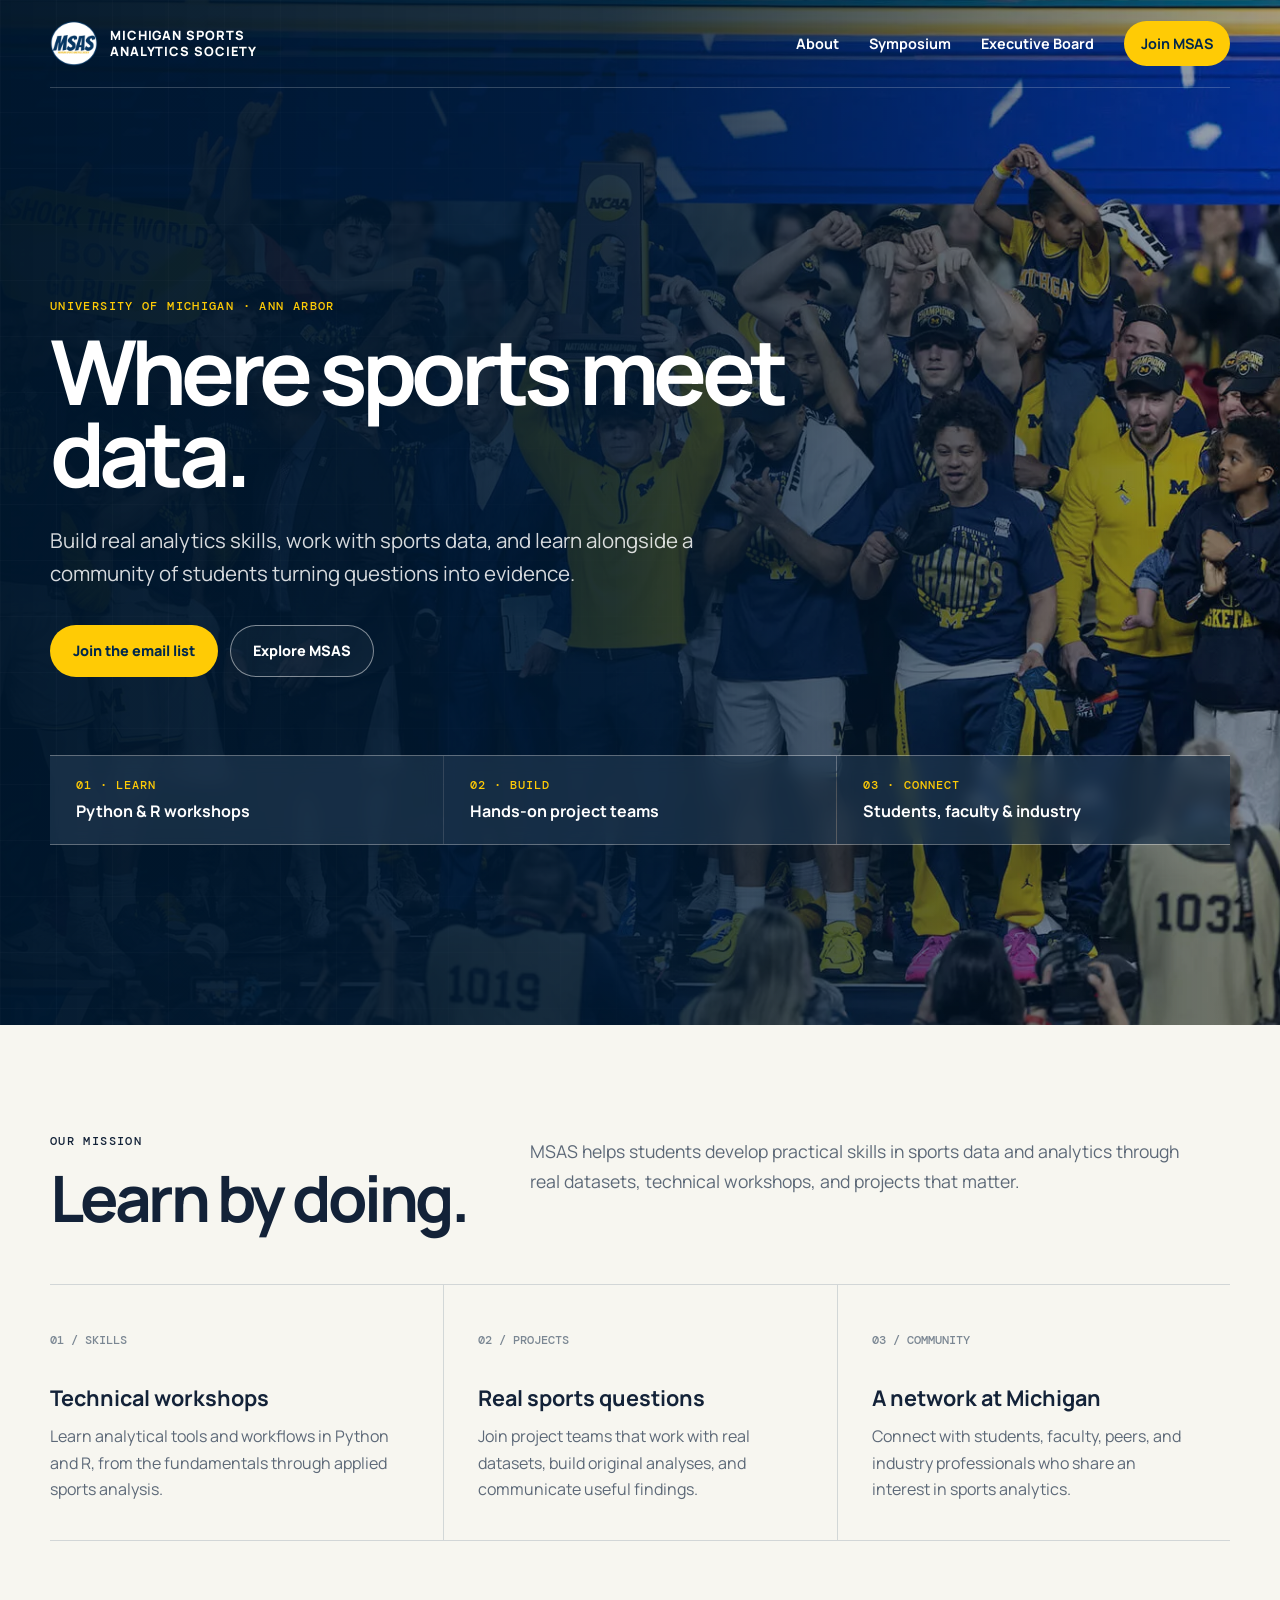
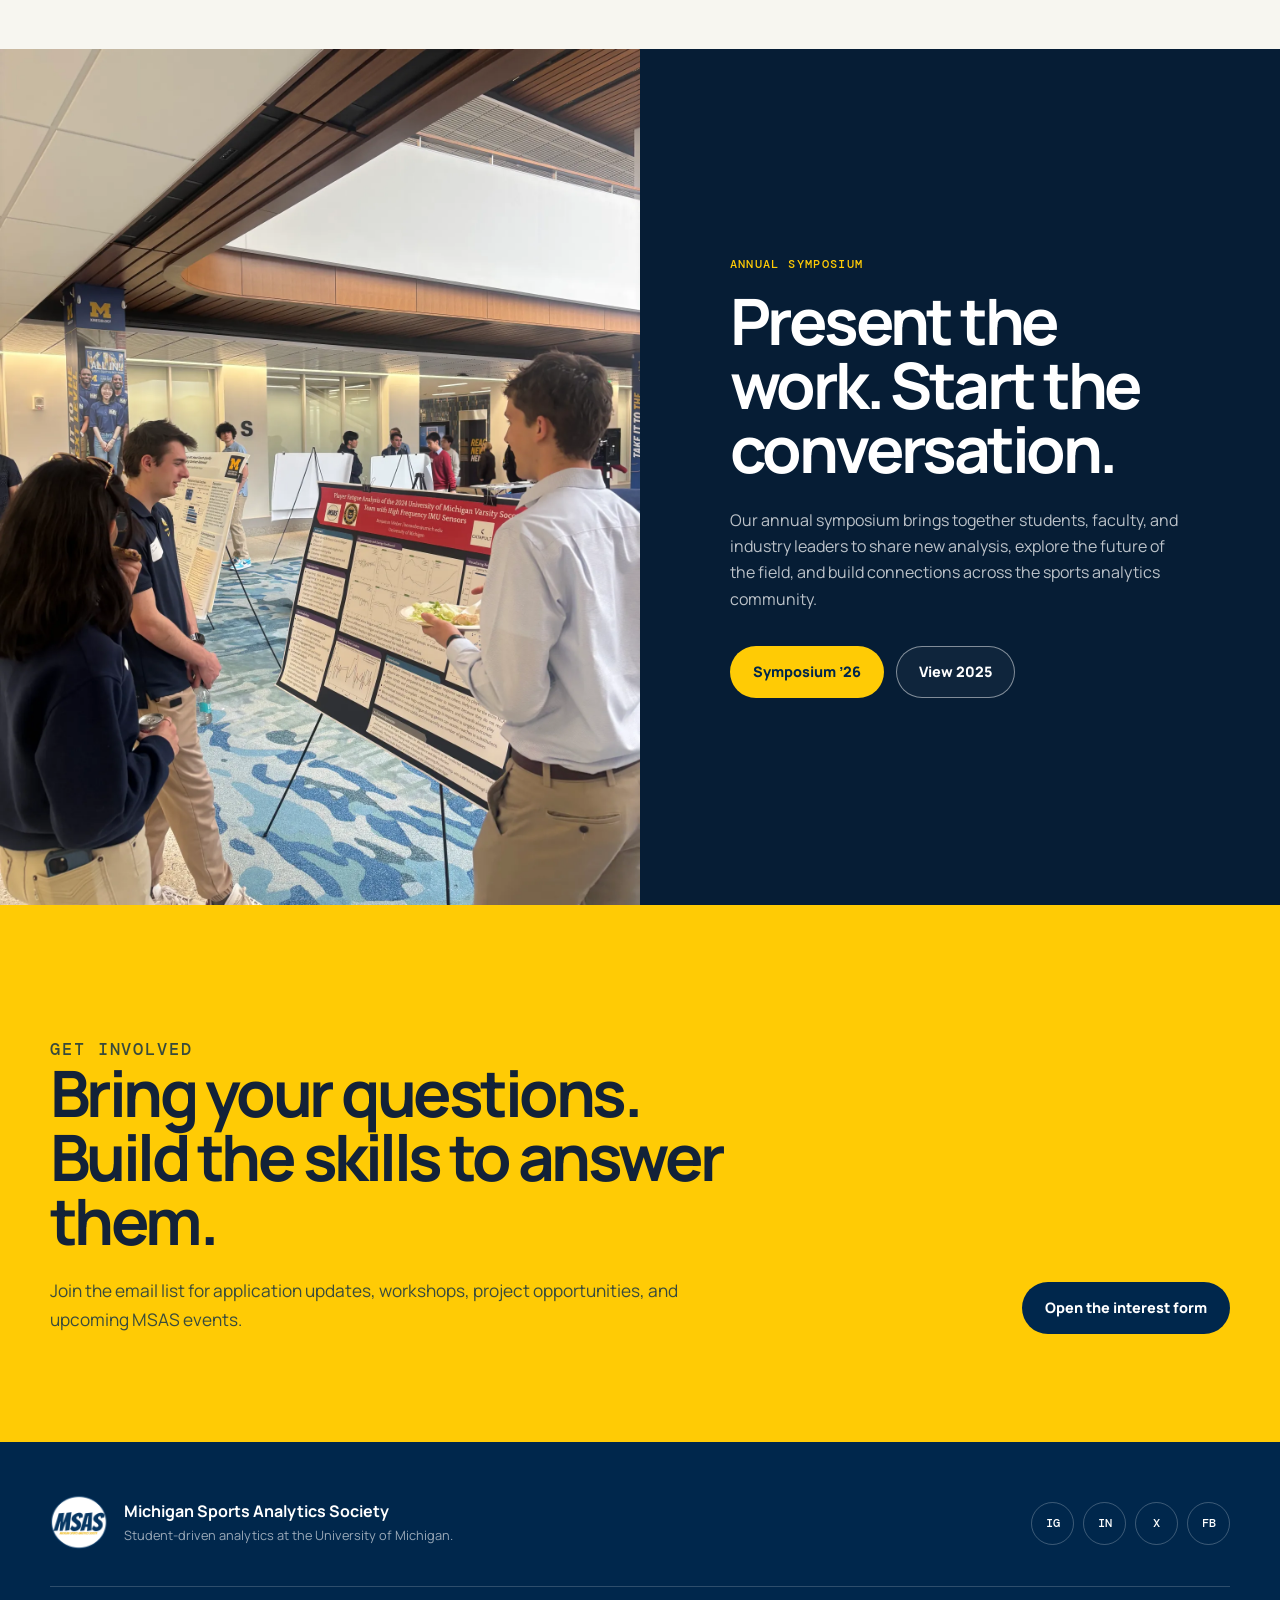
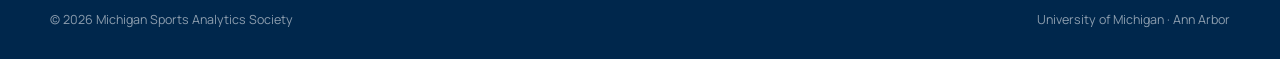
<file: index.html>
<!doctype html>
<html lang="en">
<head>
  <meta charset="utf-8">
  <meta name="viewport" content="width=device-width, initial-scale=1">
  <meta name="description" content="Michigan Sports Analytics Society helps students build practical sports analytics skills through projects, workshops, and its annual symposium.">
  <meta name="theme-color" content="#00274c">
  <title>Michigan Sports Analytics Society</title>
  <link rel="preconnect" href="https://fonts.googleapis.com">
  <link rel="preconnect" href="https://fonts.gstatic.com" crossorigin>
  <link href="https://fonts.googleapis.com/css2?family=DM+Mono:wght@400;500&family=Manrope:wght@400;500;600;700;800&display=swap" rel="stylesheet">
  <link rel="icon" type="image/svg+xml" href="data:image/svg+xml,%3Csvg xmlns='http://www.w3.org/2000/svg' viewBox='0 0 64 64'%3E%3Crect width='64' height='64' rx='13' fill='%2300274c'/%3E%3Cpath d='M12 43V21h9l11 14 11-14h9v22h-8V32L32 47 20 32v11z' fill='%23ffcb05'/%3E%3C/svg%3E">
  <link rel="stylesheet" href="/assets/css/styles.css">
</head>
<body class="home-page">
  <header class="site-header">
    <nav class="nav shell" aria-label="Main navigation">
      <a class="brand" href="#top" aria-label="Michigan Sports Analytics Society home">
        <img src="/assets/images/msas-logo-circle-1.png" alt="MSAS logo">
        <span class="brand-text">Michigan Sports Analytics Society</span>
      </a>
      <button class="menu-button" type="button" aria-expanded="false" aria-controls="nav-links" aria-label="Open navigation">
        <svg width="24" height="24" viewBox="0 0 24 24" fill="none" aria-hidden="true"><path d="M4 7h16M4 12h16M4 17h16" stroke="currentColor" stroke-width="2" stroke-linecap="round"/></svg>
      </button>
      <div class="nav-links" id="nav-links">
        <a href="/about/">About</a>
        <a href="/symposium/">Symposium</a>
        <a href="/executive-board/">Executive Board</a>
        <a class="nav-cta" href="https://forms.gle/o75ywypEzb8oC7ah6">Join MSAS</a>
      </div>
    </nav>
  </header>

  <main id="top">
    <section class="hero" aria-labelledby="hero-title">
      <div class="hero-inner shell">
        <div class="hero-copy">
          <p class="eyebrow">University of Michigan · Ann Arbor</p>
          <h1 id="hero-title">Where sports meet data.</h1>
          <p class="hero-lede">Build real analytics skills, work with sports data, and learn alongside a community of students turning questions into evidence.</p>
          <div class="actions">
            <a class="button button-primary" href="https://forms.gle/o75ywypEzb8oC7ah6">Join the email list</a>
            <a class="button button-secondary" href="#about">Explore MSAS</a>
          </div>
        </div>
        <div class="signal-row" aria-label="Club focus areas">
          <div class="signal"><span>01 · Learn</span><strong>Python &amp; R workshops</strong></div>
          <div class="signal"><span>02 · Build</span><strong>Hands-on project teams</strong></div>
          <div class="signal"><span>03 · Connect</span><strong>Students, faculty &amp; industry</strong></div>
        </div>
      </div>
    </section>

    <section id="about">
      <div class="shell">
        <div class="section-head">
          <div>
            <p class="eyebrow">Our mission</p>
            <h2>Learn by doing.</h2>
          </div>
          <p class="section-intro">MSAS helps students develop practical skills in sports data and analytics through real datasets, technical workshops, and projects that matter.</p>
        </div>
        <div class="feature-grid">
          <article class="feature">
            <span class="feature-number">01 / SKILLS</span>
            <h3>Technical workshops</h3>
            <p>Learn analytical tools and workflows in Python and R, from the fundamentals through applied sports analysis.</p>
          </article>
          <article class="feature">
            <span class="feature-number">02 / PROJECTS</span>
            <h3>Real sports questions</h3>
            <p>Join project teams that work with real datasets, build original analyses, and communicate useful findings.</p>
          </article>
          <article class="feature">
            <span class="feature-number">03 / COMMUNITY</span>
            <h3>A network at Michigan</h3>
            <p>Connect with students, faculty, peers, and industry professionals who share an interest in sports analytics.</p>
          </article>
        </div>
      </div>
    </section>

    <section class="symposium" id="symposium">
      <div class="symposium-grid">
        <div class="symposium-photo">
          <img src="/assets/images/symposium_project.webp" alt="MSAS members presenting projects at the annual symposium" loading="lazy">
        </div>
        <div class="symposium-copy">
          <p class="eyebrow">Annual symposium</p>
          <h2>Present the work. Start the conversation.</h2>
          <p>Our annual symposium brings together students, faculty, and industry leaders to share new analysis, explore the future of the field, and build connections across the sports analytics community.</p>
          <div class="actions">
            <a class="button button-primary" href="https://msportsanalytics.com/articles/symposium-26/">Symposium ’26</a>
            <a class="button button-secondary" href="https://msportsanalytics.com/articles/symposium-25/">View 2025</a>
          </div>
        </div>
      </div>
    </section>

    <section class="join" id="join">
      <div class="shell join-grid">
        <div class="join-copy">
          <p class="eyebrow">Get involved</p>
          <h2>Bring your questions. Build the skills to answer them.</h2>
          <p>Join the email list for application updates, workshops, project opportunities, and upcoming MSAS events.</p>
        </div>
        <div class="join-action">
          <a class="button button-primary" href="https://forms.gle/o75ywypEzb8oC7ah6">Open the interest form</a>
        </div>
      </div>
    </section>
  </main>

  <footer>
    <div class="shell">
      <div class="footer-top">
        <div class="footer-brand">
          <img src="/assets/images/msas-logo-circle-1.png" alt="MSAS logo" loading="lazy">
          <div><strong>Michigan Sports Analytics Society</strong><span>Student-driven analytics at the University of Michigan.</span></div>
        </div>
        <div class="socials" aria-label="MSAS social links">
          <a href="https://www.instagram.com/msas.umich/" aria-label="Instagram">IG</a>
          <a href="https://www.linkedin.com/company/michigan-sports-analytics-society/" aria-label="LinkedIn">IN</a>
          <a href="https://x.com/umichmsas" aria-label="X">X</a>
          <a href="https://www.facebook.com/SportsAnalyticsUM/" aria-label="Facebook">FB</a>
        </div>
      </div>
      <div class="footer-bottom"><span>© <span id="year"></span> Michigan Sports Analytics Society</span><span>University of Michigan · Ann Arbor</span></div>
    </div>
  </footer>

  <script src="/assets/js/script.js" defer></script>
</body>
</html>
</file>
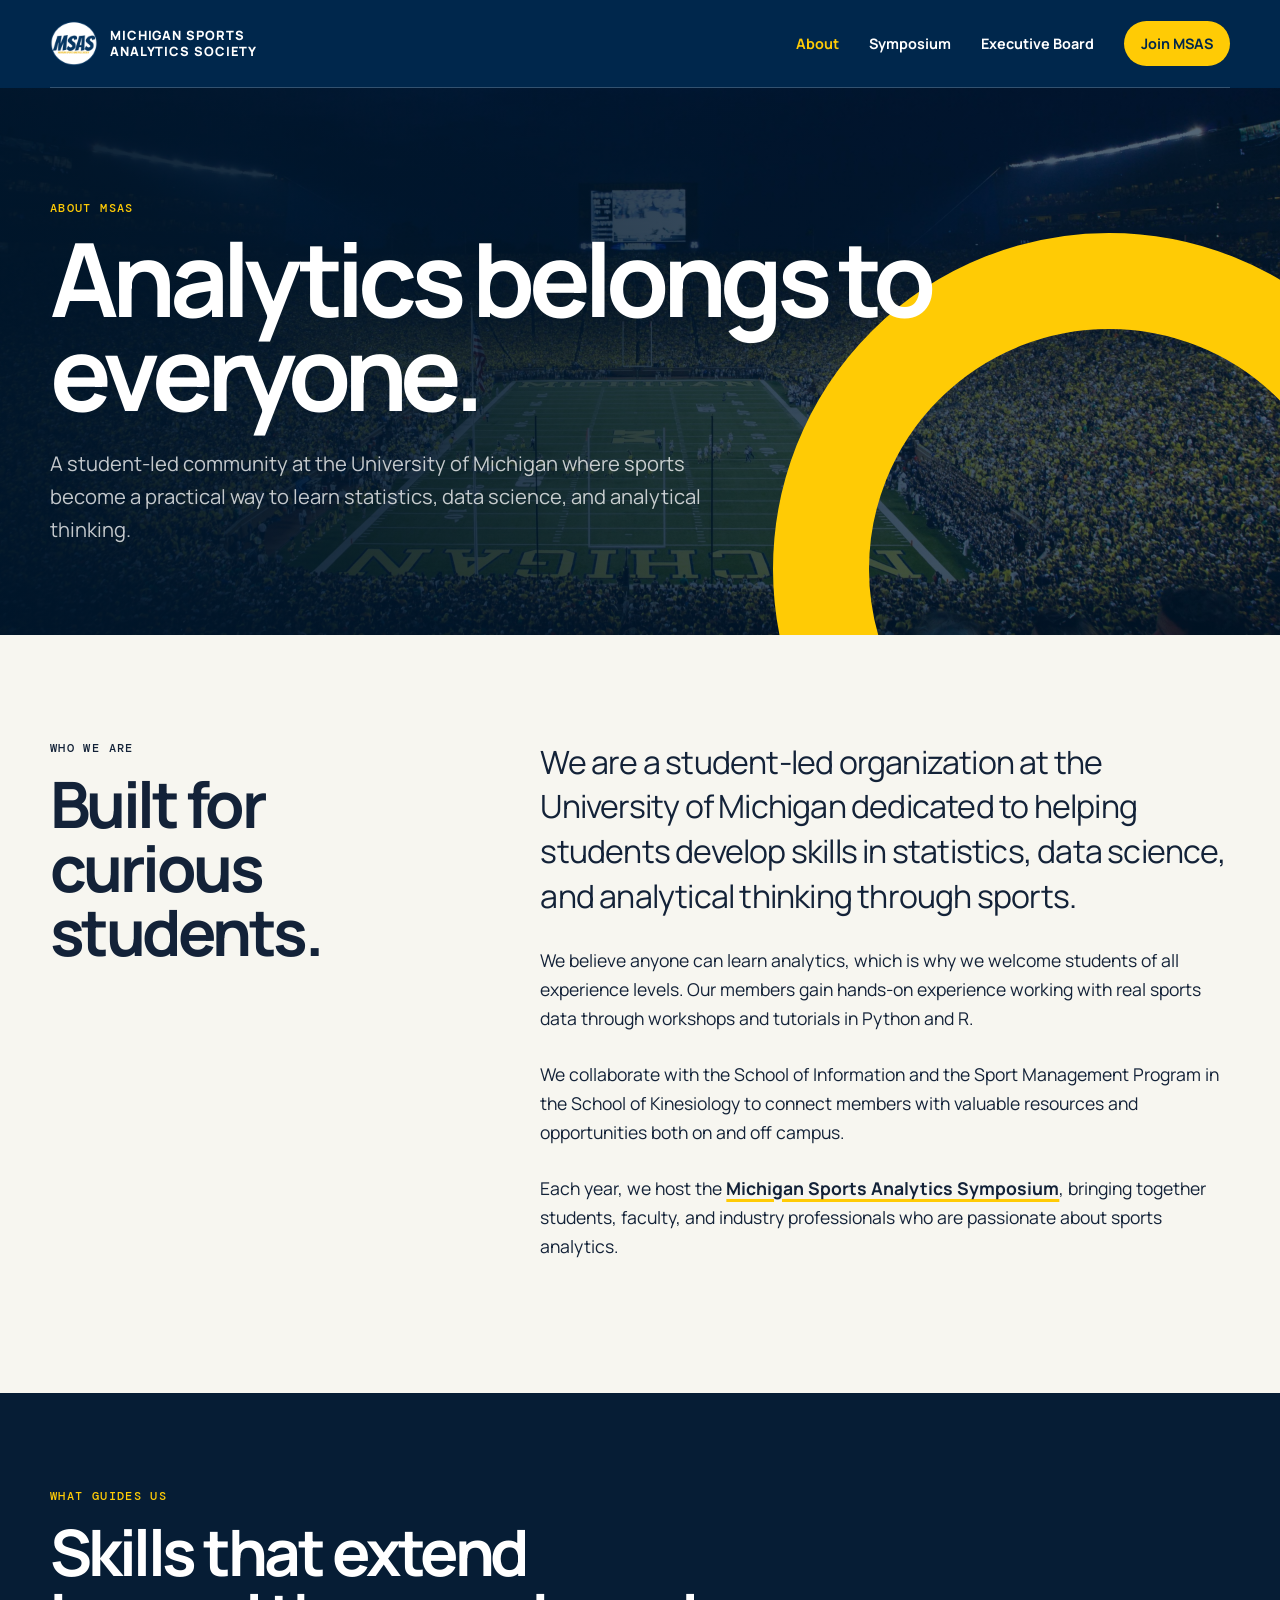
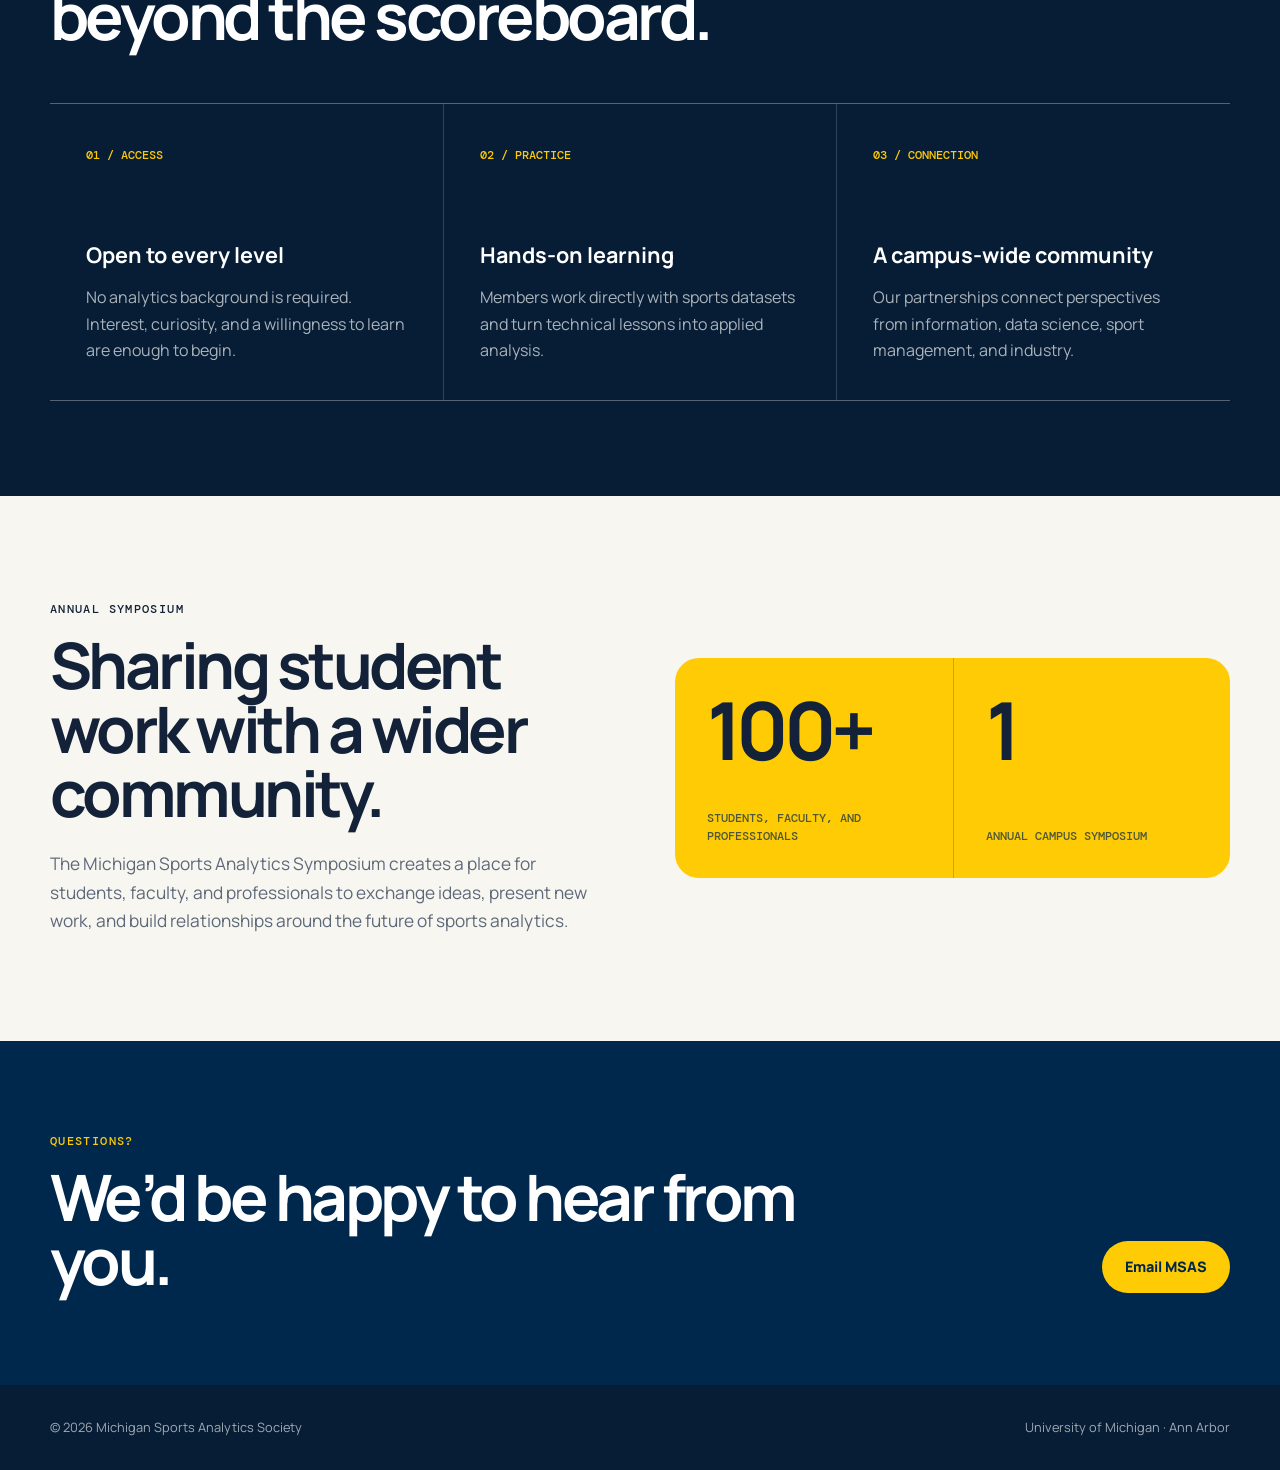
<file: about/index.html>
<!doctype html>
<html lang="en">
<head>
  <meta charset="utf-8">
  <meta name="viewport" content="width=device-width, initial-scale=1">
  <meta name="description" content="Learn about the Michigan Sports Analytics Society, a student-led organization building practical analytics skills through sports.">
  <meta name="theme-color" content="#00274c">
  <title>About Us | Michigan Sports Analytics Society</title>
  <link rel="preconnect" href="https://fonts.googleapis.com">
  <link rel="preconnect" href="https://fonts.gstatic.com" crossorigin>
  <link href="https://fonts.googleapis.com/css2?family=DM+Mono:wght@400;500&family=Manrope:wght@400;500;600;700;800&display=swap" rel="stylesheet">
  <link rel="icon" type="image/svg+xml" href="data:image/svg+xml,%3Csvg xmlns='http://www.w3.org/2000/svg' viewBox='0 0 64 64'%3E%3Crect width='64' height='64' rx='13' fill='%2300274c'/%3E%3Cpath d='M12 43V21h9l11 14 11-14h9v22h-8V32L32 47 20 32v11z' fill='%23ffcb05'/%3E%3C/svg%3E">
  <link rel="stylesheet" href="/assets/css/styles.css">
</head>
<body class="about-page">
  <header class="site-header">
    <nav class="nav shell" aria-label="Main navigation">
      <a class="brand" href="/" aria-label="Michigan Sports Analytics Society home">
        <img src="/assets/images/msas-logo-circle-1.png" alt="MSAS logo">
        <span class="brand-text">Michigan Sports Analytics Society</span>
      </a>
      <button class="menu-button" type="button" aria-expanded="false" aria-controls="nav-links" aria-label="Open navigation">
        <svg width="24" height="24" viewBox="0 0 24 24" fill="none" aria-hidden="true"><path d="M4 7h16M4 12h16M4 17h16" stroke="currentColor" stroke-width="2" stroke-linecap="round"/></svg>
      </button>
      <div class="nav-links" id="nav-links">
        <a class="active" href="/about/" aria-current="page">About</a>
        <a href="/symposium/">Symposium</a>
        <a href="/executive-board/">Executive Board</a>
        <a class="nav-cta" href="https://forms.gle/o75ywypEzb8oC7ah6">Join MSAS</a>
      </div>
    </nav>
  </header>

  <main>
    <section class="page-hero">
      <div class="hero-inner shell">
        <p class="eyebrow">About MSAS</p>
        <h1>Analytics belongs to everyone.</h1>
        <p class="hero-lede">A student-led community at the University of Michigan where sports become a practical way to learn statistics, data science, and analytical thinking.</p>
      </div>
    </section>

    <section class="intro">
      <div class="shell intro-grid">
        <div>
          <p class="eyebrow">Who we are</p>
          <h2>Built for curious students.</h2>
        </div>
        <div class="body-copy">
          <p>We are a student-led organization at the University of Michigan dedicated to helping students develop skills in statistics, data science, and analytical thinking through sports.</p>
          <p>We believe anyone can learn analytics, which is why we welcome students of all experience levels. Our members gain hands-on experience working with real sports data through workshops and tutorials in Python and R.</p>
          <p>We collaborate with the School of Information and the Sport Management Program in the School of Kinesiology to connect members with valuable resources and opportunities both on and off campus.</p>
          <p>Each year, we host the <a href="/symposium/2026/">Michigan Sports Analytics Symposium</a>, bringing together students, faculty, and industry professionals who are passionate about sports analytics.</p>
        </div>
      </div>
    </section>

    <section class="principles">
      <div class="shell">
        <div class="principles-head">
          <div><p class="eyebrow">What guides us</p><h2>Skills that extend beyond the scoreboard.</h2></div>
        </div>
        <div class="principle-grid">
          <article class="principle"><span>01 / ACCESS</span><h3>Open to every level</h3><p>No analytics background is required. Interest, curiosity, and a willingness to learn are enough to begin.</p></article>
          <article class="principle"><span>02 / PRACTICE</span><h3>Hands-on learning</h3><p>Members work directly with sports datasets and turn technical lessons into applied analysis.</p></article>
          <article class="principle"><span>03 / CONNECTION</span><h3>A campus-wide community</h3><p>Our partnerships connect perspectives from information, data science, sport management, and industry.</p></article>
        </div>
      </div>
    </section>

    <section class="collaboration">
      <div class="shell collab-grid">
        <div class="collab-copy">
          <p class="eyebrow">Annual symposium</p>
          <h2>Sharing student work with a wider community.</h2>
          <p>The Michigan Sports Analytics Symposium creates a place for students, faculty, and professionals to exchange ideas, present new work, and build relationships around the future of sports analytics.</p>
        </div>
        <div class="stat-panel" aria-label="MSAS symposium highlights">
          <div class="stat"><strong>100+</strong><span>Students, faculty, and professionals</span></div>
          <div class="stat"><strong>1</strong><span>Annual campus symposium</span></div>
        </div>
      </div>
    </section>

    <section class="contact">
      <div class="shell contact-grid">
        <div><p class="eyebrow">Questions?</p><h2>We’d be happy to hear from you.</h2></div>
        <a class="button" href="mailto:msas-president@umich.edu">Email MSAS</a>
      </div>
    </section>
  </main>

  <footer>
    <div class="shell footer-row"><span>© <span id="year"></span> Michigan Sports Analytics Society</span><span>University of Michigan · Ann Arbor</span></div>
  </footer>

  <script src="/assets/js/script.js" defer></script>
</body>
</html>
</file>
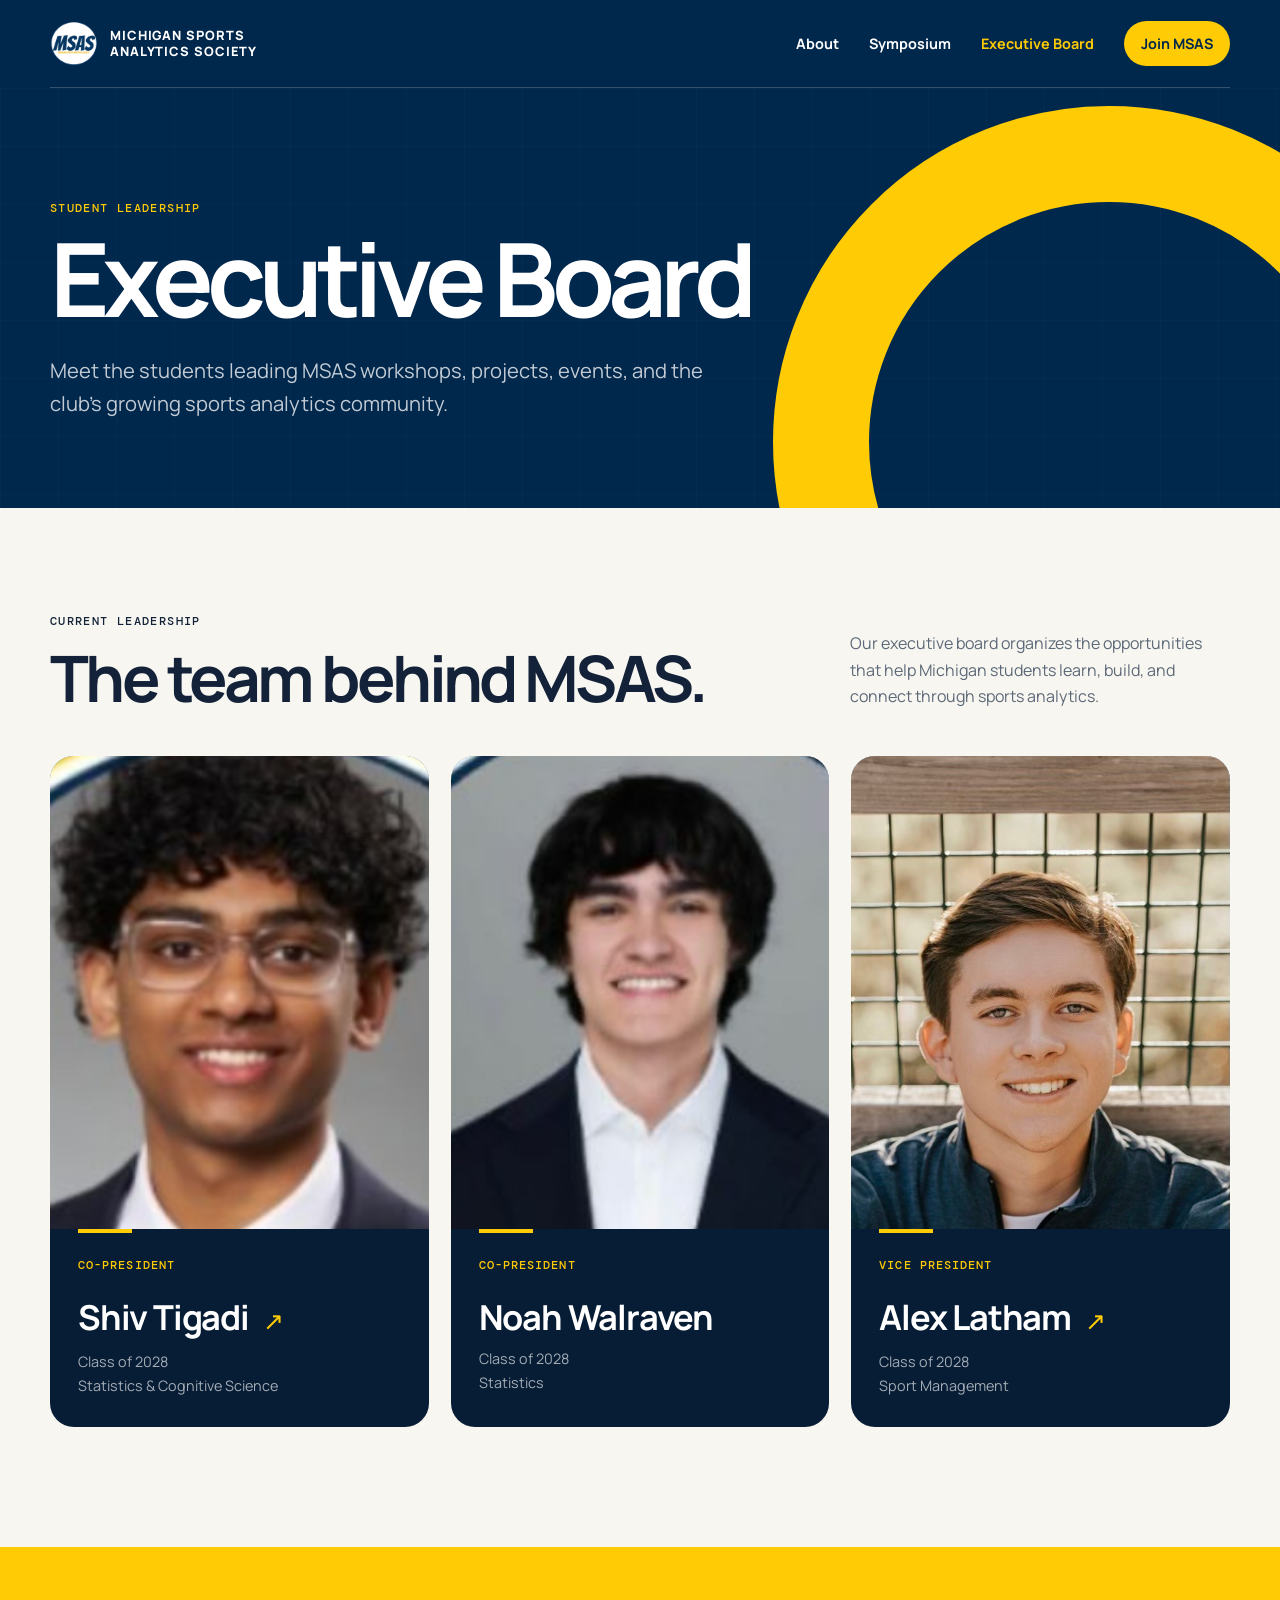
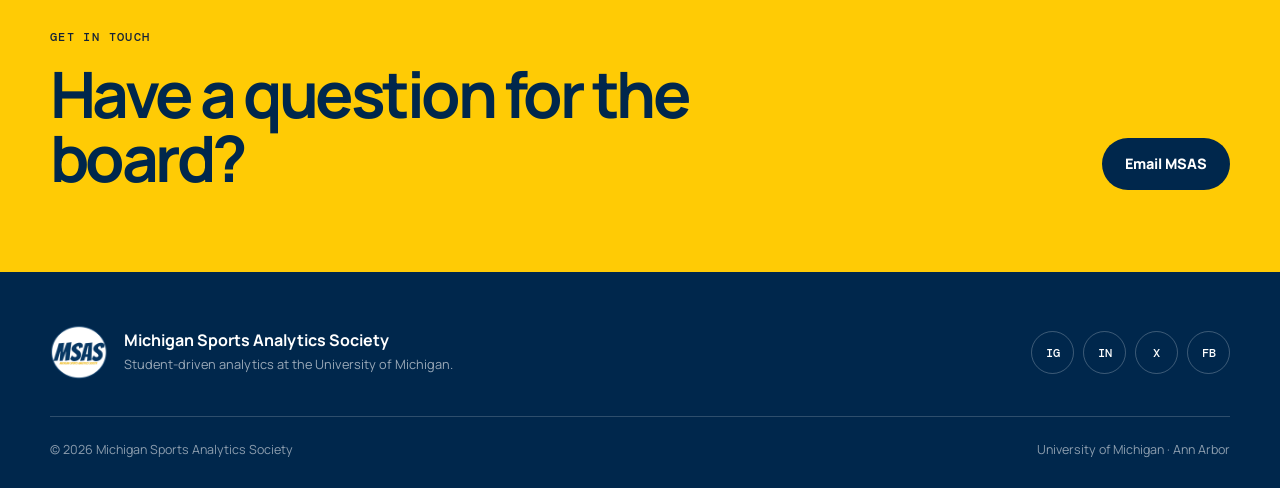
<file: executive-board/index.html>
<!doctype html>
<html lang="en">
<head>
  <meta charset="utf-8">
  <meta name="viewport" content="width=device-width, initial-scale=1">
  <meta name="description" content="Meet the student leaders of the Michigan Sports Analytics Society at the University of Michigan.">
  <meta name="theme-color" content="#00274c">
  <title>Executive Board | Michigan Sports Analytics Society</title>
  <link rel="preconnect" href="https://fonts.googleapis.com">
  <link rel="preconnect" href="https://fonts.gstatic.com" crossorigin>
  <link href="https://fonts.googleapis.com/css2?family=DM+Mono:wght@400;500&family=Manrope:wght@400;500;600;700;800&display=swap" rel="stylesheet">
  <link rel="icon" type="image/svg+xml" href="data:image/svg+xml,%3Csvg xmlns='http://www.w3.org/2000/svg' viewBox='0 0 64 64'%3E%3Crect width='64' height='64' rx='13' fill='%2300274c'/%3E%3Cpath d='M12 43V21h9l11 14 11-14h9v22h-8V32L32 47 20 32v11z' fill='%23ffcb05'/%3E%3C/svg%3E">
  <link rel="stylesheet" href="/assets/css/styles.css">
</head>
<body class="board-page">
  <header class="site-header">
    <nav class="nav shell" aria-label="Main navigation">
      <a class="brand" href="/" aria-label="Michigan Sports Analytics Society home">
        <img src="/assets/images/msas-logo-circle-1.png" alt="MSAS logo">
        <span class="brand-text">Michigan Sports Analytics Society</span>
      </a>
      <button class="menu-button" type="button" aria-expanded="false" aria-controls="nav-links" aria-label="Open navigation">
        <svg width="24" height="24" viewBox="0 0 24 24" fill="none" aria-hidden="true"><path d="M4 7h16M4 12h16M4 17h16" stroke="currentColor" stroke-width="2" stroke-linecap="round"/></svg>
      </button>
      <div class="nav-links" id="nav-links">
        <a href="/about/">About</a>
        <a href="/symposium/">Symposium</a>
        <a class="active" href="/executive-board/" aria-current="page">Executive Board</a>
        <a class="nav-cta" href="https://forms.gle/o75ywypEzb8oC7ah6">Join MSAS</a>
      </div>
    </nav>
  </header>

  <main>
    <section class="page-hero">
      <div class="hero-inner shell">
        <p class="eyebrow">Student leadership</p>
        <h1>Executive Board</h1>
        <p class="hero-lede">Meet the students leading MSAS workshops, projects, events, and the club’s growing sports analytics community.</p>
      </div>
    </section>

    <section class="board">
      <div class="shell">
        <div class="board-heading">
          <div><p class="eyebrow">Current leadership</p><h2>The team behind MSAS.</h2></div>
          <p>Our executive board organizes the opportunities that help Michigan students learn, build, and connect through sports analytics.</p>
        </div>

        <div class="board-grid">
          <article class="member">
            <div class="portrait"><img src="/assets/images/shiv.png" alt="Shiv Tigadi" width="222" height="287"></div>
            <div class="member-info"><p class="role">Co-President</p><h3><a href="https://www.linkedin.com/in/shivtigadi/" target="_blank" rel="noopener noreferrer" aria-label="Shiv Tigadi on LinkedIn (opens in a new tab)">Shiv Tigadi</a></h3><p class="details"><span>Class of 2028</span><span>Statistics &amp; Cognitive Science</span></p></div>
          </article>

          <article class="member">
            <div class="portrait"><img src="/assets/images/noah.png" alt="Noah Walraven" width="380" height="477"></div>
            <div class="member-info"><p class="role">Co-President</p><h3>Noah Walraven</h3><p class="details"><span>Class of 2028</span><span>Statistics</span></p></div>
          </article>

          <article class="member">
            <div class="portrait"><img src="/assets/images/alex.jpeg" alt="Alex Latham" width="531" height="733"></div>
            <div class="member-info"><p class="role">Vice President</p><h3><a href="https://www.linkedin.com/in/alex-latham-69584035a/" target="_blank" rel="noopener noreferrer" aria-label="Alex Latham on LinkedIn (opens in a new tab)">Alex Latham</a></h3><p class="details"><span>Class of 2028</span><span>Sport Management</span></p></div>
          </article>
        </div>
      </div>
    </section>

    <section class="contact">
      <div class="shell contact-grid">
        <div><p class="eyebrow">Get in touch</p><h2>Have a question for the board?</h2></div>
        <a class="button" href="mailto:msas-president@umich.edu">Email MSAS</a>
      </div>
    </section>
  </main>

  <footer>
    <div class="shell">
      <div class="footer-top">
        <div class="footer-brand">
          <img src="/assets/images/msas-logo-circle-1.png" alt="MSAS logo" loading="lazy">
          <div><strong>Michigan Sports Analytics Society</strong><span>Student-driven analytics at the University of Michigan.</span></div>
        </div>
        <div class="socials" aria-label="MSAS social links">
          <a href="https://www.instagram.com/msas.umich/" aria-label="Instagram">IG</a>
          <a href="https://www.linkedin.com/company/michigan-sports-analytics-society/" aria-label="LinkedIn">IN</a>
          <a href="https://x.com/umichmsas" aria-label="X">X</a>
          <a href="https://www.facebook.com/SportsAnalyticsUM/" aria-label="Facebook">FB</a>
        </div>
      </div>
      <div class="footer-bottom"><span>© <span id="year"></span> Michigan Sports Analytics Society</span><span>University of Michigan · Ann Arbor</span></div>
    </div>
  </footer>

  <script src="/assets/js/script.js" defer></script>
</body>
</html>
</file>
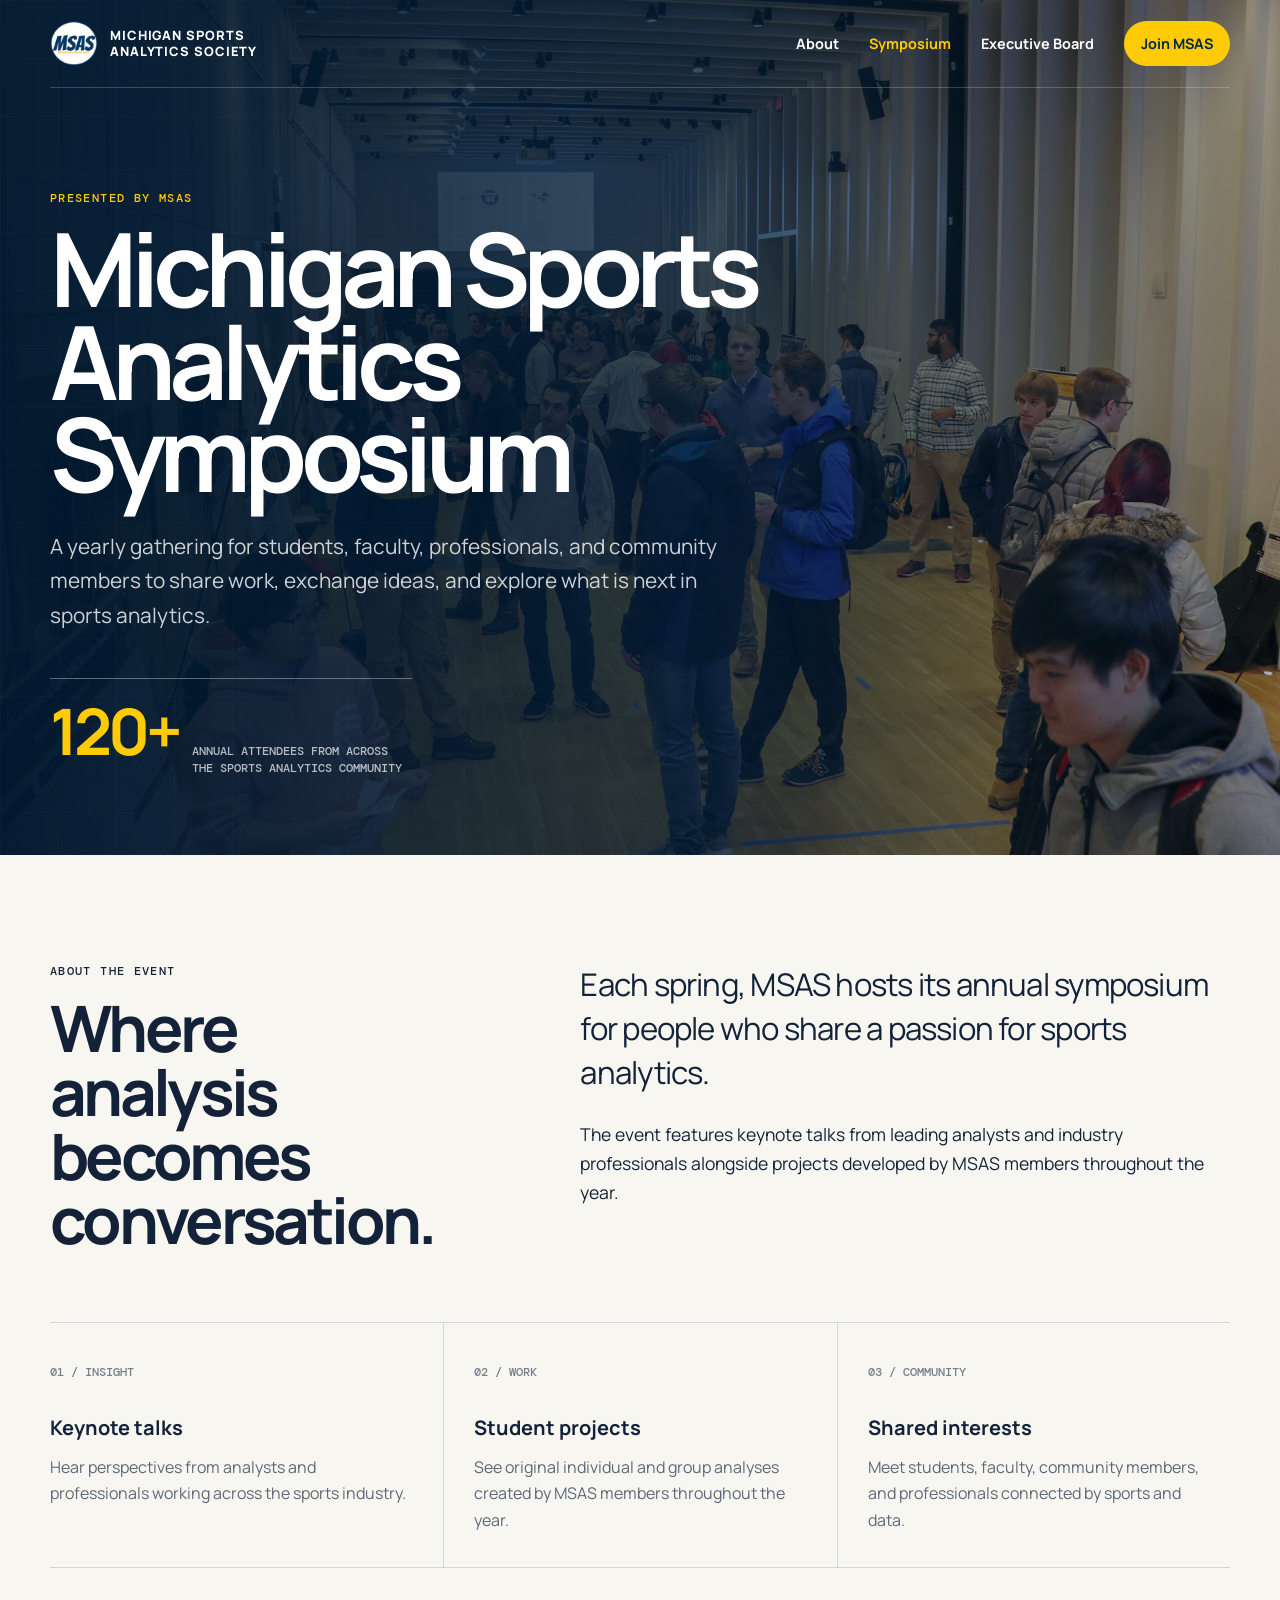
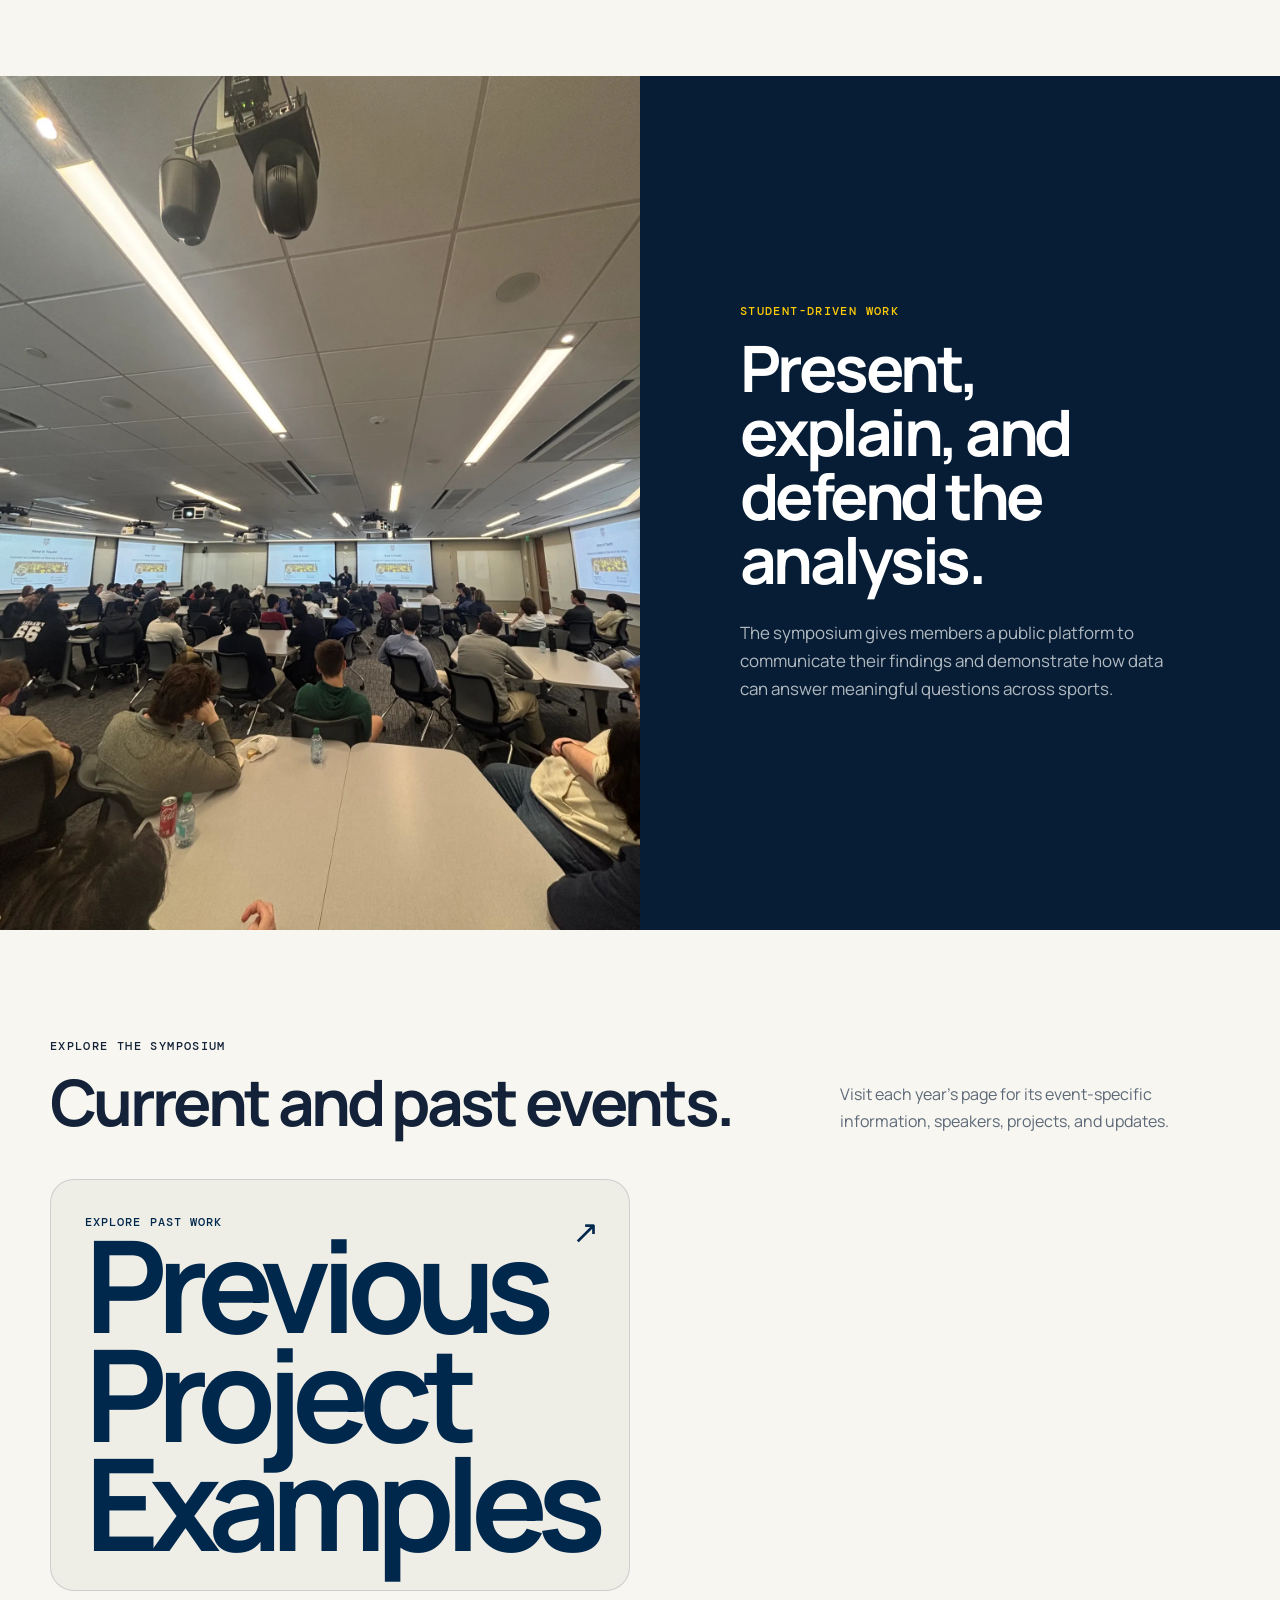
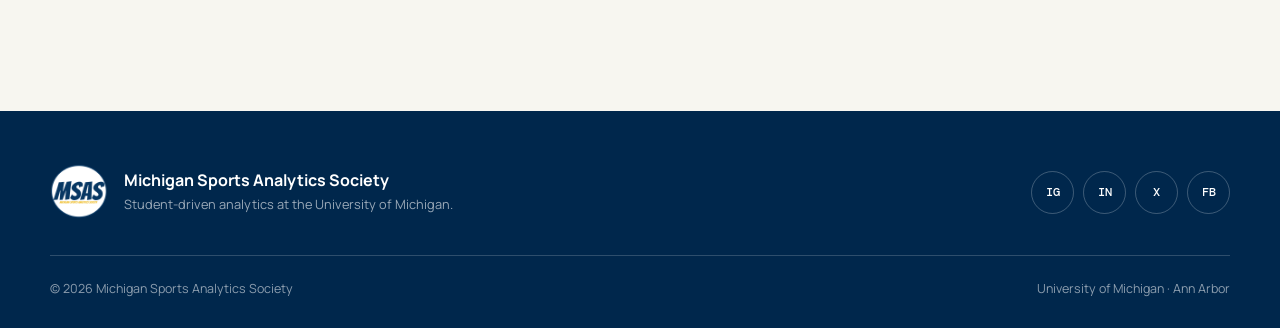
<file: symposium/index.html>
<!doctype html>
<html lang="en">
<head>
  <meta charset="utf-8">
  <meta name="viewport" content="width=device-width, initial-scale=1">
  <meta name="description" content="The annual Michigan Sports Analytics Symposium brings together students, faculty, community members, and industry professionals to share work and ideas in sports analytics.">
  <meta name="theme-color" content="#00274c">
  <title>MSAS Symposium | Michigan Sports Analytics Society</title>
  <link rel="preconnect" href="https://fonts.googleapis.com">
  <link rel="preconnect" href="https://fonts.gstatic.com" crossorigin>
  <link href="https://fonts.googleapis.com/css2?family=DM+Mono:wght@400;500&family=Manrope:wght@400;500;600;700;800&display=swap" rel="stylesheet">
  <link rel="icon" type="image/svg+xml" href="data:image/svg+xml,%3Csvg xmlns='http://www.w3.org/2000/svg' viewBox='0 0 64 64'%3E%3Crect width='64' height='64' rx='13' fill='%2300274c'/%3E%3Cpath d='M12 43V21h9l11 14 11-14h9v22h-8V32L32 47 20 32v11z' fill='%23ffcb05'/%3E%3C/svg%3E">
  <link rel="stylesheet" href="/assets/css/styles.css">
</head>
<body class="symposium-page">
  <header class="site-header">
    <nav class="nav shell" aria-label="Main navigation">
      <a class="brand" href="/" aria-label="Michigan Sports Analytics Society home">
        <img src="/assets/images/msas-logo-circle-1.png" alt="MSAS logo">
        <span class="brand-text">Michigan Sports Analytics Society</span>
      </a>
      <button class="menu-button" type="button" aria-expanded="false" aria-controls="nav-links" aria-label="Open navigation">
        <svg width="24" height="24" viewBox="0 0 24 24" fill="none" aria-hidden="true"><path d="M4 7h16M4 12h16M4 17h16" stroke="currentColor" stroke-width="2" stroke-linecap="round"/></svg>
      </button>
      <div class="nav-links" id="nav-links">
        <a href="/about/">About</a>
        <a class="active" href="/symposium/" aria-current="page">Symposium</a>
        <a href="/executive-board/">Executive Board</a>
        <a class="nav-cta" href="https://forms.gle/o75ywypEzb8oC7ah6">Join MSAS</a>
      </div>
    </nav>
  </header>

  <main>
    <section class="hero">
      <div class="hero-inner shell">
        <p class="eyebrow">Presented by MSAS</p>
        <h1>Michigan Sports Analytics Symposium</h1>
        <p class="hero-lede">A yearly gathering for students, faculty, professionals, and community members to share work, exchange ideas, and explore what is next in sports analytics.</p>
        <div class="hero-stat"><strong>120+</strong><span>Annual attendees from across the sports analytics community</span></div>
      </div>
    </section>

    <section class="overview">
      <div class="shell">
        <div class="overview-grid">
          <div><p class="eyebrow">About the event</p><h2>Where analysis becomes conversation.</h2></div>
          <div class="overview-copy">
            <p>Each spring, MSAS hosts its annual symposium for people who share a passion for sports analytics.</p>
            <p>The event features keynote talks from leading analysts and industry professionals alongside projects developed by MSAS members throughout the year.</p>
          </div>
        </div>
        <div class="feature-list">
          <article class="feature"><span>01 / INSIGHT</span><h3>Keynote talks</h3><p>Hear perspectives from analysts and professionals working across the sports industry.</p></article>
          <article class="feature"><span>02 / WORK</span><h3>Student projects</h3><p>See original individual and group analyses created by MSAS members throughout the year.</p></article>
          <article class="feature"><span>03 / COMMUNITY</span><h3>Shared interests</h3><p>Meet students, faculty, community members, and professionals connected by sports and data.</p></article>
        </div>
      </div>
    </section>

    <section class="story">
      <div class="story-grid">
        <div class="story-image"><img src="/assets/images/symposium_speaker.webp" alt="A student presenting at the Michigan Sports Analytics Symposium" loading="lazy"></div>
        <div class="story-copy">
          <p class="eyebrow">Student-driven work</p>
          <h2>Present, explain, and defend the analysis.</h2>
          <p>The symposium gives members a public platform to communicate their findings and demonstrate how data can answer meaningful questions across sports.</p>
        </div>
      </div>
    </section>

    <section class="archive">
      <div class="shell">
        <div class="archive-head">
          <div><p class="eyebrow">Explore the symposium</p><h2>Current and past events.</h2></div>
          <p>Visit each year’s page for its event-specific information, speakers, projects, and updates.</p>
        </div>
        <div class="year-grid">
  <a class="year-card" href="/symposium/project-examples/">
    <span>Explore past work</span>
    <strong>Previous Project Examples</strong>
  </a>
</div>
      </div>
    </section>
  </main>

  <footer>
    <div class="shell">
      <div class="footer-top">
        <div class="footer-brand">
          <img src="/assets/images/msas-logo-circle-1.png" alt="MSAS logo" loading="lazy">
          <div><strong>Michigan Sports Analytics Society</strong><span>Student-driven analytics at the University of Michigan.</span></div>
        </div>
        <div class="socials" aria-label="MSAS social links">
          <a href="https://www.instagram.com/msas.umich/" aria-label="Instagram">IG</a>
          <a href="https://www.linkedin.com/company/michigan-sports-analytics-society/" aria-label="LinkedIn">IN</a>
          <a href="https://x.com/umichmsas" aria-label="X">X</a>
          <a href="https://www.facebook.com/SportsAnalyticsUM/" aria-label="Facebook">FB</a>
        </div>
      </div>
      <div class="footer-bottom"><span>© <span id="year"></span> Michigan Sports Analytics Society</span><span>University of Michigan · Ann Arbor</span></div>
    </div>
  </footer>

  <script src="/assets/js/script.js" defer></script>
</body>
</html>
</file>
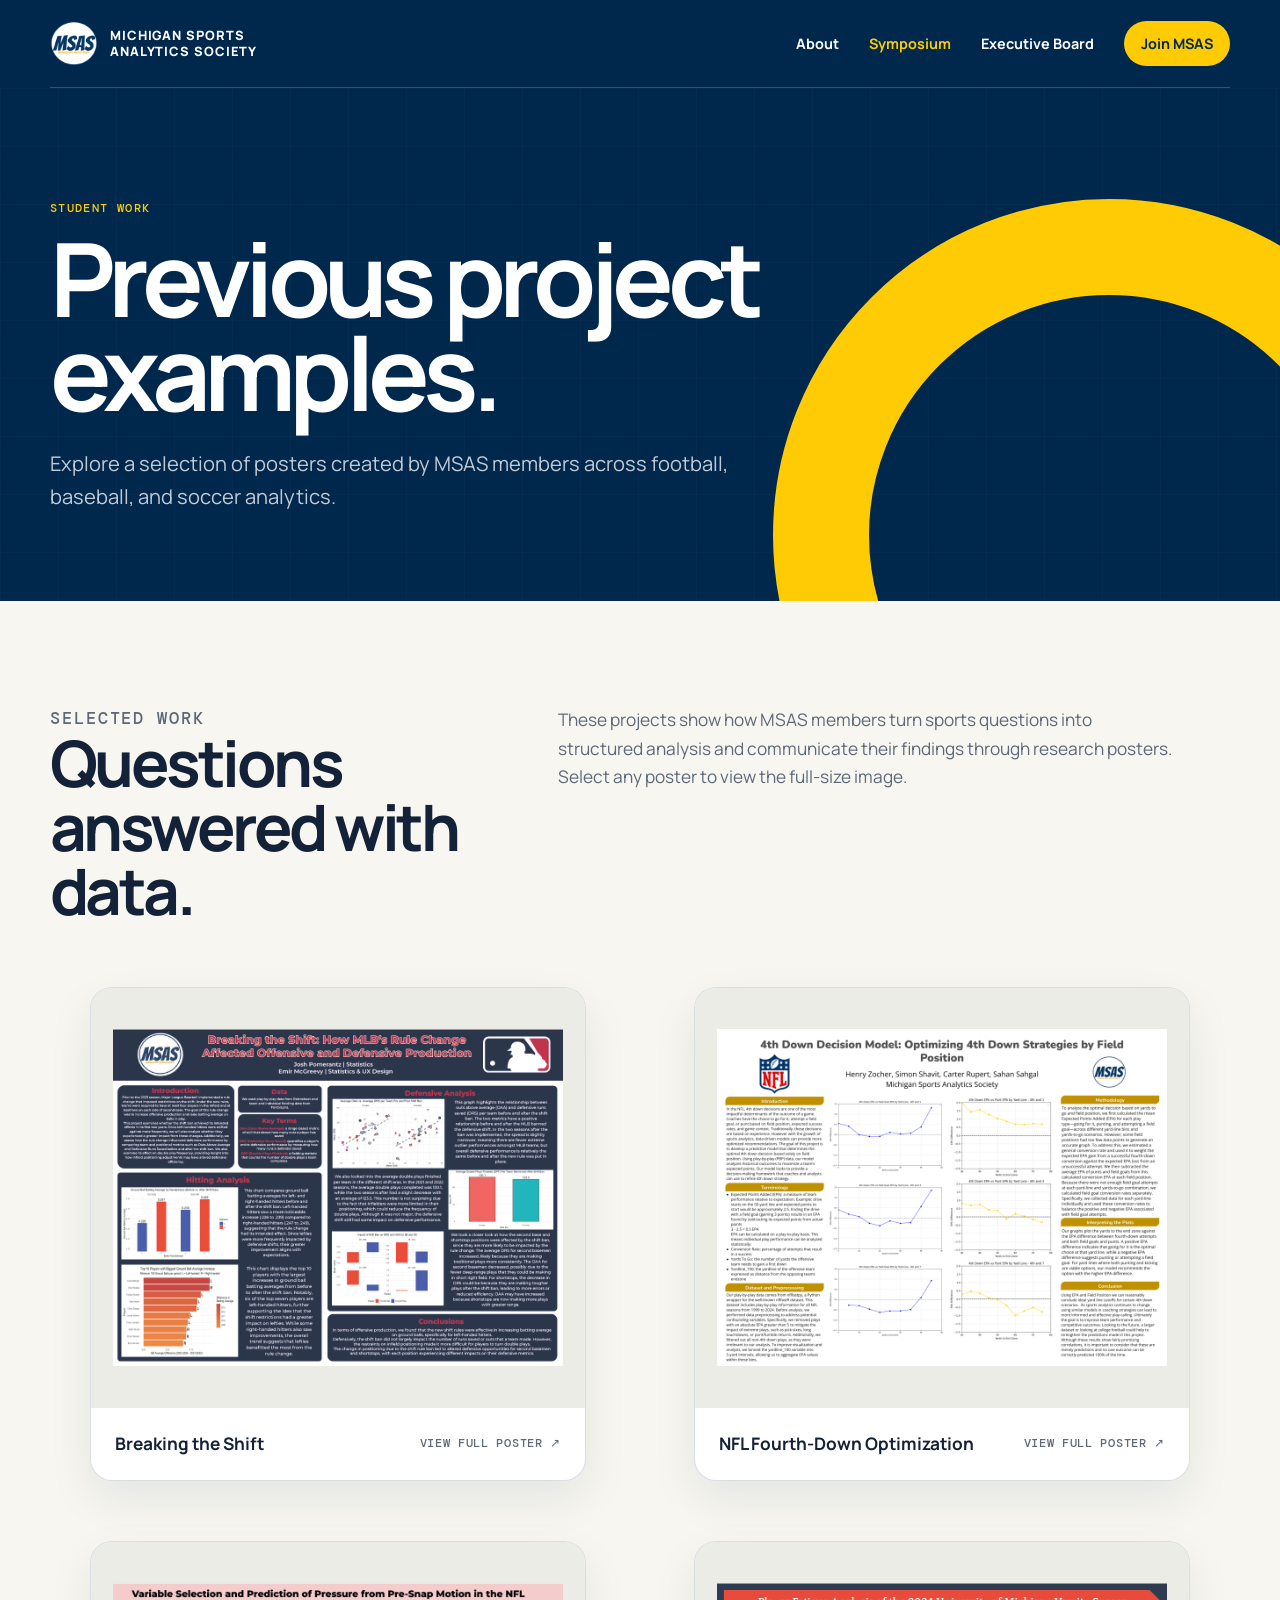
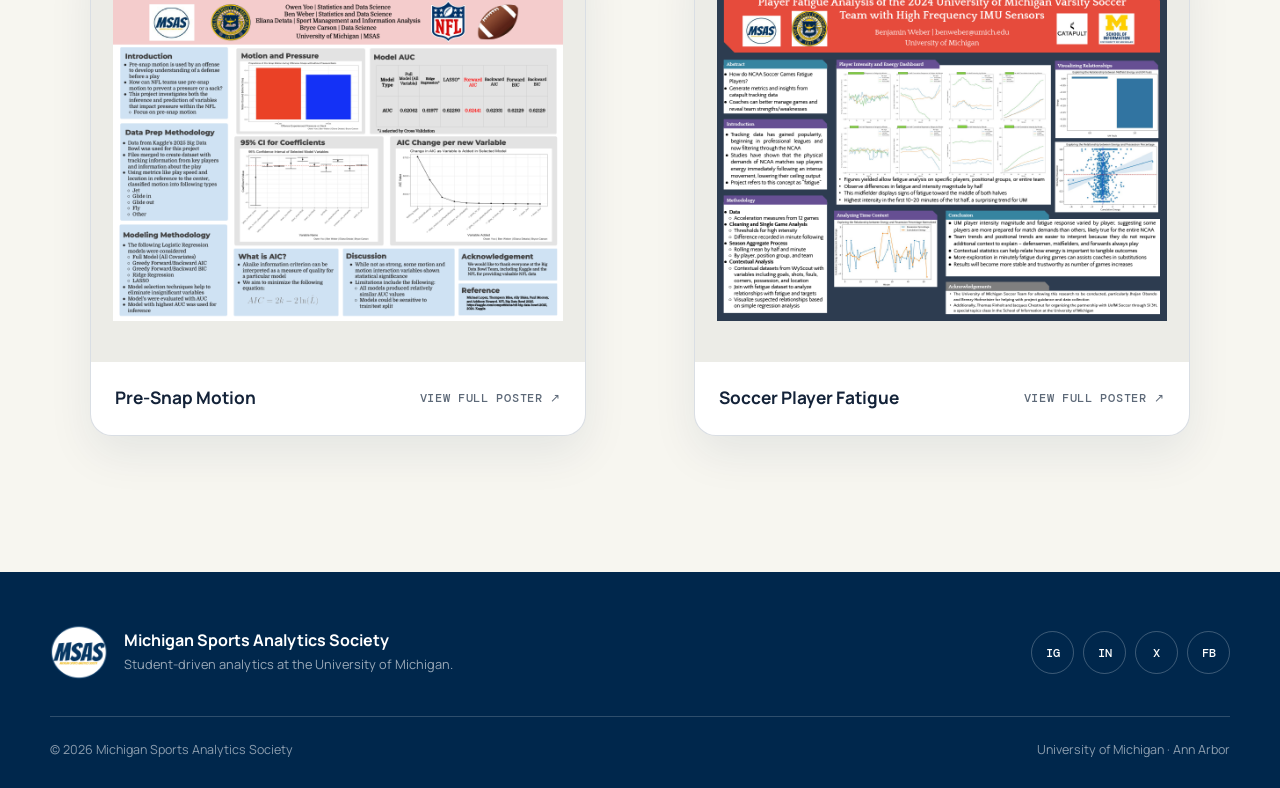
<file: symposium/project-examples/index.html>
<!doctype html>
<html lang="en">
<head>
  <meta charset="utf-8">
  <meta name="viewport" content="width=device-width, initial-scale=1">
  <meta name="description" content="Explore previous student projects presented by the Michigan Sports Analytics Society.">
  <meta name="theme-color" content="#00274c">
  <title>Previous Project Examples | Michigan Sports Analytics Society</title>
  <link rel="preconnect" href="https://fonts.googleapis.com">
  <link rel="preconnect" href="https://fonts.gstatic.com" crossorigin>
  <link href="https://fonts.googleapis.com/css2?family=DM+Mono:wght@400;500&family=Manrope:wght@400;500;600;700;800&display=swap" rel="stylesheet">
  <link rel="icon" type="image/svg+xml" href="data:image/svg+xml,%3Csvg xmlns='http://www.w3.org/2000/svg' viewBox='0 0 64 64'%3E%3Crect width='64' height='64' rx='13' fill='%2300274c'/%3E%3Cpath d='M12 43V21h9l11 14 11-14h9v22h-8V32L32 47 20 32v11z' fill='%23ffcb05'/%3E%3C/svg%3E">
  <link rel="stylesheet" href="/assets/css/styles.css">
</head>
<body class="examples-page">
  <header class="site-header">
    <nav class="nav shell" aria-label="Main navigation">
      <a class="brand" href="/" aria-label="Michigan Sports Analytics Society home">
        <img src="/assets/images/msas-logo-circle-1.png" alt="MSAS logo">
        <span class="brand-text">Michigan Sports Analytics Society</span>
      </a>
      <button class="menu-button" type="button" aria-expanded="false" aria-controls="nav-links" aria-label="Open navigation">
        <svg width="24" height="24" viewBox="0 0 24 24" fill="none" aria-hidden="true"><path d="M4 7h16M4 12h16M4 17h16" stroke="currentColor" stroke-width="2" stroke-linecap="round"/></svg>
      </button>
      <div class="nav-links" id="nav-links">
        <a href="/about/">About</a>
        <a class="active" href="/symposium/">Symposium</a>
        <a href="/executive-board/">Executive Board</a>
        <a class="nav-cta" href="https://forms.gle/o75ywypEzb8oC7ah6">Join MSAS</a>
      </div>
    </nav>
  </header>

  <main>
    <section class="examples-hero">
      <div class="examples-hero-inner shell">
        <p class="eyebrow">Student work</p>
        <h1>Previous project examples.</h1>
        <p class="examples-lede">Explore a selection of posters created by MSAS members across football, baseball, and soccer analytics.</p>
      </div>
    </section>

    <section class="poster-section">
      <div class="shell">
        <div class="poster-intro">
          <div><p class="eyebrow">Selected work</p><h2>Questions answered with data.</h2></div>
          <p>These projects show how MSAS members turn sports questions into structured analysis and communicate their findings through research posters. Select any poster to view the full-size image.</p>
        </div>

        <div class="poster-grid">
          <figure class="poster-card">
            <a href="/assets/images/project_examples/breaking-the-shift.jpg" target="_blank" rel="noopener noreferrer">
              <div class="poster-image"><img src="/assets/images/project_examples/breaking-the-shift.jpg" alt="Breaking the Shift baseball analytics project poster" loading="lazy"></div>
              <figcaption class="poster-caption"><strong>Breaking the Shift</strong><span>View full poster ↗</span></figcaption>
            </a>
          </figure>

          <figure class="poster-card">
            <a href="/assets/images/project_examples/nfl_fourth_down_optimization.webp" target="_blank" rel="noopener noreferrer">
              <div class="poster-image"><img src="/assets/images/project_examples/nfl_fourth_down_optimization.webp" alt="NFL fourth-down optimization project poster" loading="lazy"></div>
              <figcaption class="poster-caption"><strong>NFL Fourth-Down Optimization</strong><span>View full poster ↗</span></figcaption>
            </a>
          </figure>

          <figure class="poster-card">
            <a href="/assets/images/project_examples/pre-snap-motion-1.png" target="_blank" rel="noopener noreferrer">
              <div class="poster-image"><img src="/assets/images/project_examples/pre-snap-motion-1.png" alt="Pre-snap motion football analytics project poster" loading="lazy"></div>
              <figcaption class="poster-caption"><strong>Pre-Snap Motion</strong><span>View full poster ↗</span></figcaption>
            </a>
          </figure>

          <figure class="poster-card">
            <a href="/assets/images/project_examples/soccer-player-fatigue-1.png" target="_blank" rel="noopener noreferrer">
              <div class="poster-image"><img src="/assets/images/project_examples/soccer-player-fatigue-1.png" alt="Soccer player fatigue analytics project poster" loading="lazy"></div>
              <figcaption class="poster-caption"><strong>Soccer Player Fatigue</strong><span>View full poster ↗</span></figcaption>
            </a>
          </figure>
        </div>
      </div>
    </section>
  </main>

  <footer>
    <div class="shell">
      <div class="footer-top">
        <div class="footer-brand">
          <img src="/assets/images/msas-logo-circle-1.png" alt="MSAS logo" loading="lazy">
          <div><strong>Michigan Sports Analytics Society</strong><span>Student-driven analytics at the University of Michigan.</span></div>
        </div>
        <div class="socials" aria-label="MSAS social links">
          <a href="https://www.instagram.com/msas.umich/" aria-label="Instagram">IG</a>
          <a href="https://www.linkedin.com/company/michigan-sports-analytics-society/" aria-label="LinkedIn">IN</a>
          <a href="https://x.com/umichmsas" aria-label="X">X</a>
          <a href="https://www.facebook.com/SportsAnalyticsUM/" aria-label="Facebook">FB</a>
        </div>
      </div>
      <div class="footer-bottom"><span>© <span id="year"></span> Michigan Sports Analytics Society</span><span>University of Michigan · Ann Arbor</span></div>
    </div>
  </footer>

  <script src="/assets/js/script.js" defer></script>
</body>
</html>
</file>
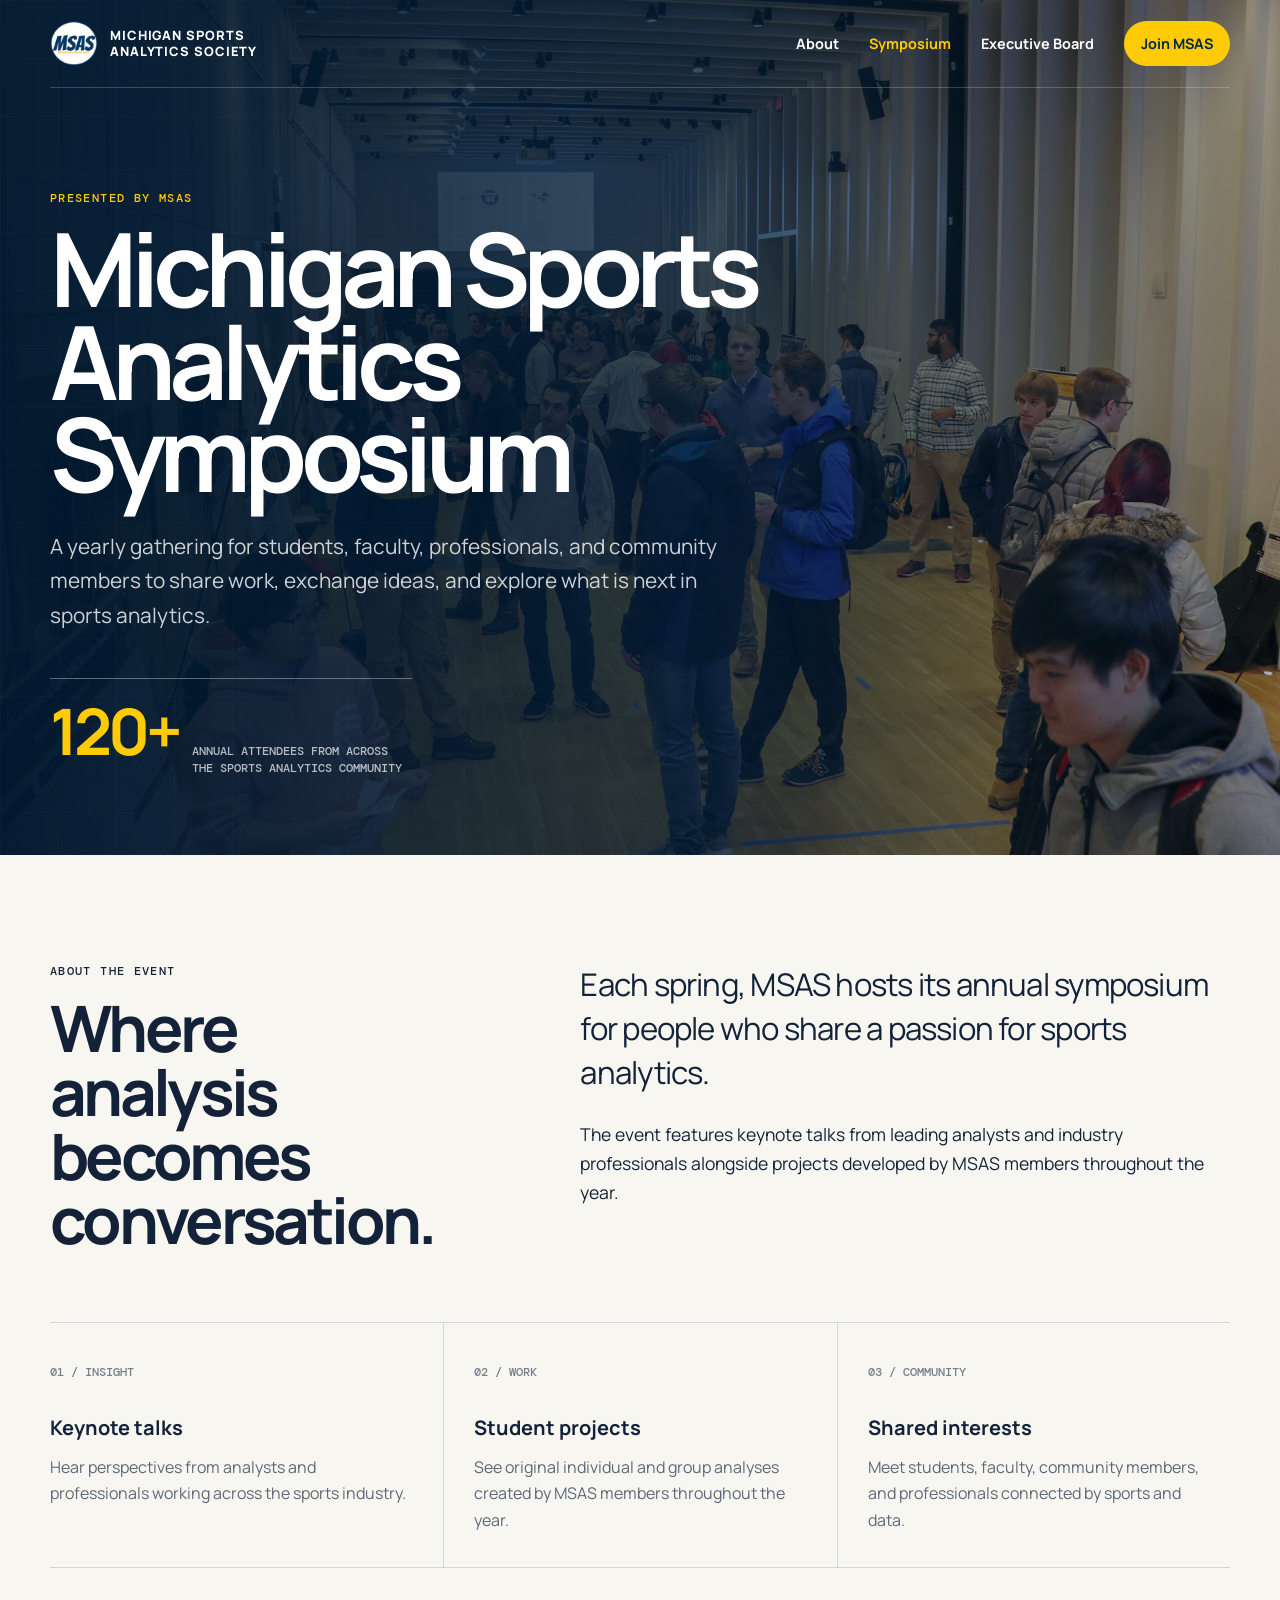
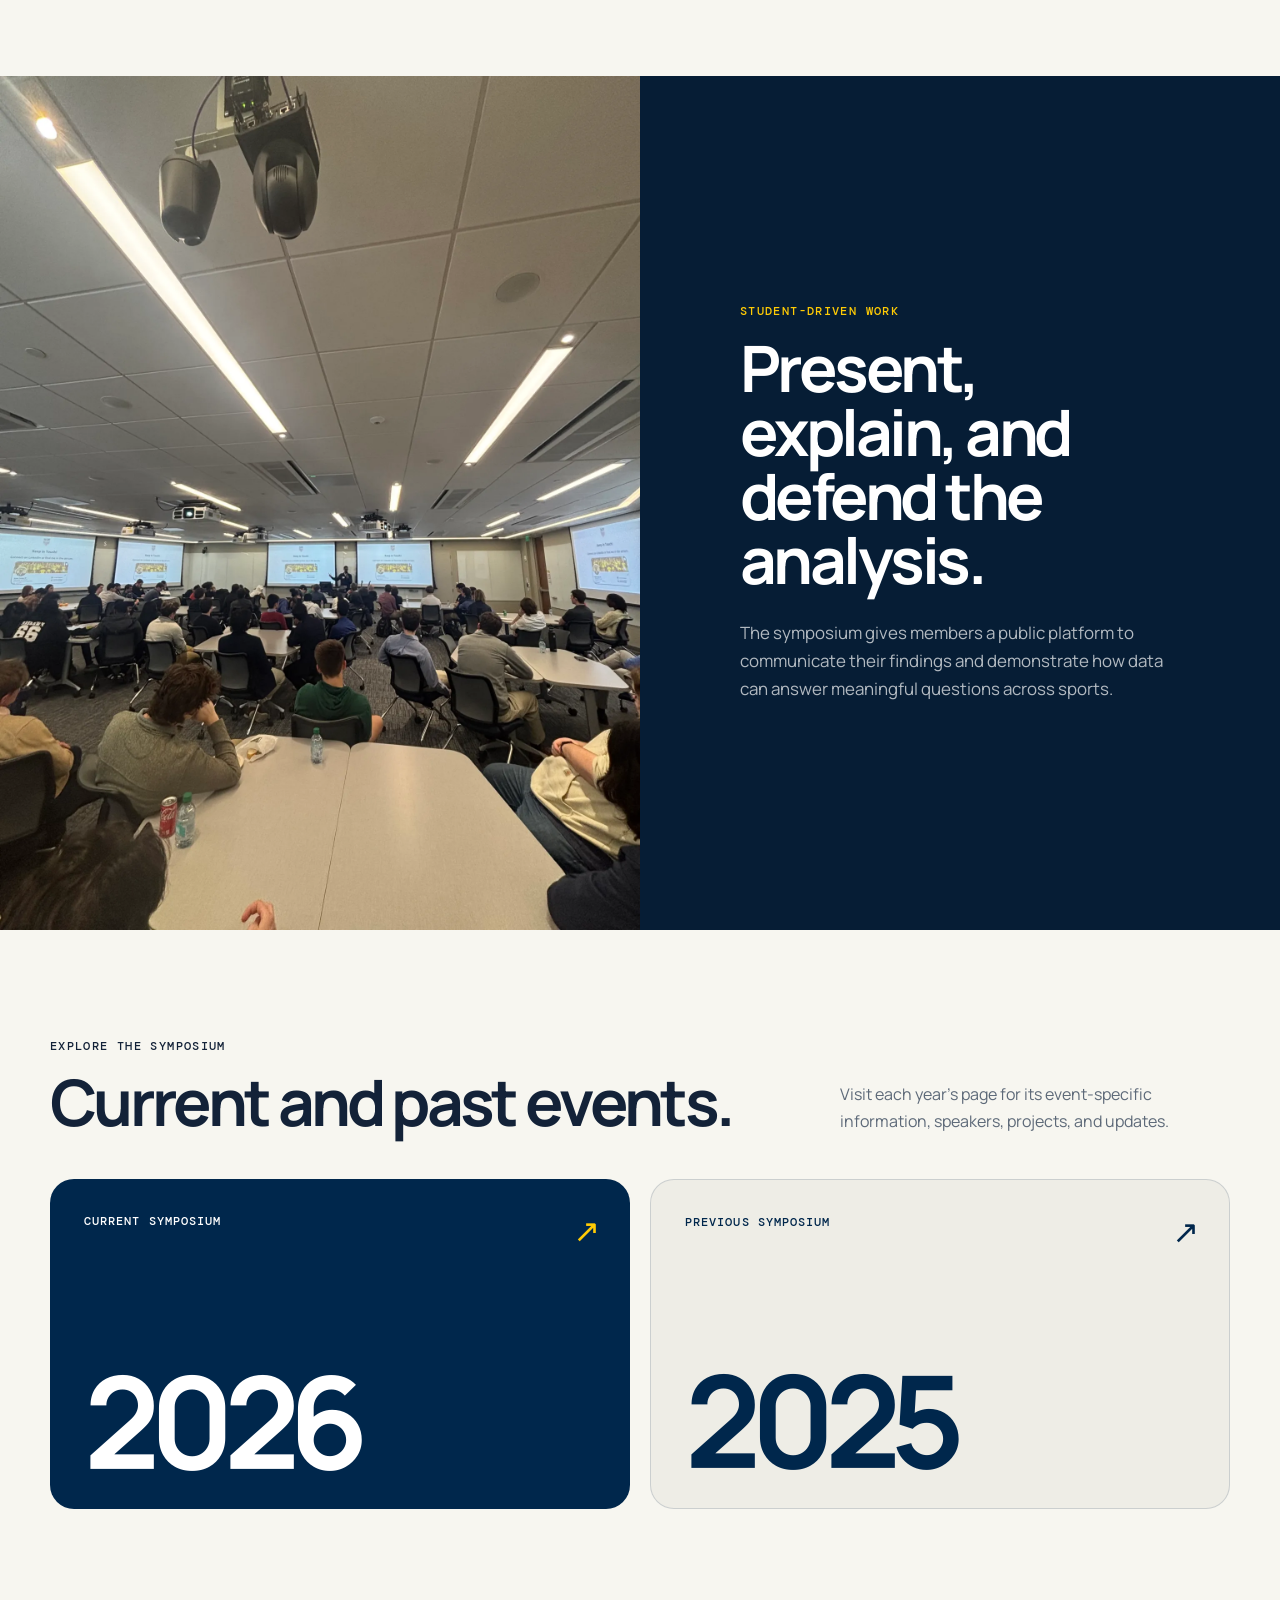
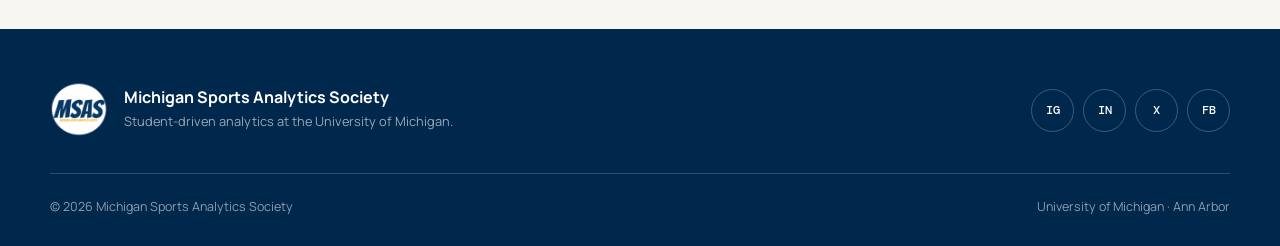
<file: Symposium/symposium-index.html>
<!doctype html>
<html lang="en">
<head>
  <meta charset="utf-8">
  <meta name="viewport" content="width=device-width, initial-scale=1">
  <meta name="description" content="The annual Michigan Sports Analytics Symposium brings together students, faculty, community members, and industry professionals to share work and ideas in sports analytics.">
  <meta name="theme-color" content="#00274c">
  <title>MSAS Symposium | Michigan Sports Analytics Society</title>
  <link rel="preconnect" href="https://fonts.googleapis.com">
  <link rel="preconnect" href="https://fonts.gstatic.com" crossorigin>
  <link href="https://fonts.googleapis.com/css2?family=DM+Mono:wght@400;500&family=Manrope:wght@400;500;600;700;800&display=swap" rel="stylesheet">
  <link rel="icon" type="image/svg+xml" href="data:image/svg+xml,%3Csvg xmlns='http://www.w3.org/2000/svg' viewBox='0 0 64 64'%3E%3Crect width='64' height='64' rx='13' fill='%2300274c'/%3E%3Cpath d='M12 43V21h9l11 14 11-14h9v22h-8V32L32 47 20 32v11z' fill='%23ffcb05'/%3E%3C/svg%3E">
  <link rel="stylesheet" href="/assets/css/styles.css">
</head>
<body class="symposium-page">
  <header class="site-header">
    <nav class="nav shell" aria-label="Main navigation">
      <a class="brand" href="/" aria-label="Michigan Sports Analytics Society home">
        <img src="/assets/images/msas-logo-circle-1.png" alt="MSAS logo">
        <span class="brand-text">Michigan Sports Analytics Society</span>
      </a>
      <button class="menu-button" type="button" aria-expanded="false" aria-controls="nav-links" aria-label="Open navigation">
        <svg width="24" height="24" viewBox="0 0 24 24" fill="none" aria-hidden="true"><path d="M4 7h16M4 12h16M4 17h16" stroke="currentColor" stroke-width="2" stroke-linecap="round"/></svg>
      </button>
      <div class="nav-links" id="nav-links">
        <a href="/about/">About</a>
        <a class="active" href="/symposium/" aria-current="page">Symposium</a>
        <a href="/executive-board/">Executive Board</a>
        <a class="nav-cta" href="https://forms.gle/o75ywypEzb8oC7ah6">Join MSAS</a>
      </div>
    </nav>
  </header>

  <main>
    <section class="hero">
      <div class="hero-inner shell">
        <p class="eyebrow">Presented by MSAS</p>
        <h1>Michigan Sports Analytics Symposium</h1>
        <p class="hero-lede">A yearly gathering for students, faculty, professionals, and community members to share work, exchange ideas, and explore what is next in sports analytics.</p>
        <div class="hero-stat"><strong>120+</strong><span>Annual attendees from across the sports analytics community</span></div>
      </div>
    </section>

    <section class="overview">
      <div class="shell">
        <div class="overview-grid">
          <div><p class="eyebrow">About the event</p><h2>Where analysis becomes conversation.</h2></div>
          <div class="overview-copy">
            <p>Each spring, MSAS hosts its annual symposium for people who share a passion for sports analytics.</p>
            <p>The event features keynote talks from leading analysts and industry professionals alongside projects developed by MSAS members throughout the year.</p>
          </div>
        </div>
        <div class="feature-list">
          <article class="feature"><span>01 / INSIGHT</span><h3>Keynote talks</h3><p>Hear perspectives from analysts and professionals working across the sports industry.</p></article>
          <article class="feature"><span>02 / WORK</span><h3>Student projects</h3><p>See original individual and group analyses created by MSAS members throughout the year.</p></article>
          <article class="feature"><span>03 / COMMUNITY</span><h3>Shared interests</h3><p>Meet students, faculty, community members, and professionals connected by sports and data.</p></article>
        </div>
      </div>
    </section>

    <section class="story">
      <div class="story-grid">
        <div class="story-image"><img src="/assets/images/symposium_speaker.webp" alt="A student presenting at the Michigan Sports Analytics Symposium" loading="lazy"></div>
        <div class="story-copy">
          <p class="eyebrow">Student-driven work</p>
          <h2>Present, explain, and defend the analysis.</h2>
          <p>The symposium gives members a public platform to communicate their findings and demonstrate how data can answer meaningful questions across sports.</p>
        </div>
      </div>
    </section>

    <section class="archive">
      <div class="shell">
        <div class="archive-head">
          <div><p class="eyebrow">Explore the symposium</p><h2>Current and past events.</h2></div>
          <p>Visit each year’s page for its event-specific information, speakers, projects, and updates.</p>
        </div>
        <div class="year-grid">
          <a class="year-card" href="/symposium/2026/"><span>Current symposium</span><strong>2026</strong></a>
          <a class="year-card" href="/symposium/2025/"><span>Previous symposium</span><strong>2025</strong></a>
        </div>
      </div>
    </section>
  </main>

  <footer>
    <div class="shell">
      <div class="footer-top">
        <div class="footer-brand">
          <img src="/assets/images/msas-logo-circle-1.png" alt="MSAS logo" loading="lazy">
          <div><strong>Michigan Sports Analytics Society</strong><span>Student-driven analytics at the University of Michigan.</span></div>
        </div>
        <div class="socials" aria-label="MSAS social links">
          <a href="https://www.instagram.com/msas.umich/" aria-label="Instagram">IG</a>
          <a href="https://www.linkedin.com/company/michigan-sports-analytics-society/" aria-label="LinkedIn">IN</a>
          <a href="https://x.com/umichmsas" aria-label="X">X</a>
          <a href="https://www.facebook.com/SportsAnalyticsUM/" aria-label="Facebook">FB</a>
        </div>
      </div>
      <div class="footer-bottom"><span>© <span id="year"></span> Michigan Sports Analytics Society</span><span>University of Michigan · Ann Arbor</span></div>
    </div>
  </footer>

  <script src="/assets/js/script.js" defer></script>
</body>
</html>
</file>
<file: assets/css/styles.css>
:root {
  --blue: #00274c;
  --blue-dark: #061d35;
  --maize: #ffcb05;
  --cream: #f7f6f0;
  --white: #fff;
  --ink: #132238;
  --muted: #5d6978;
  --line: rgba(0, 39, 76, .15);
  --max: 1180px;
}

* { box-sizing: border-box; }
html { scroll-behavior: smooth; }
body { margin: 0; color: var(--ink); background: var(--cream); font: 400 1rem/1.65 "Manrope", system-ui, sans-serif; }
img { display: block; max-width: 100%; }
a { color: inherit; }
button, a { -webkit-tap-highlight-color: transparent; }
.shell { width: min(calc(100% - 40px), var(--max)); margin-inline: auto; }
.eyebrow { margin: 0 0 15px; font: 500 .78rem/1.4 "DM Mono", monospace; letter-spacing: .11em; text-transform: uppercase; }

/* Shared navigation */
.site-header { position: relative; z-index: 20; color: white; background: var(--blue); }
.home-page .site-header,
.symposium-page .site-header { position: absolute; inset: 0 0 auto; background: transparent; }
.nav { min-height: 88px; display: flex; align-items: center; justify-content: space-between; gap: 28px; border-bottom: 1px solid rgba(255,255,255,.2); }
.brand { display: inline-flex; align-items: center; gap: 12px; text-decoration: none; }
.brand img { width: 48px; height: 48px; object-fit: contain; }
.brand-text { max-width: 190px; font-size: .8rem; font-weight: 800; line-height: 1.2; text-transform: uppercase; letter-spacing: .07em; }
.nav-links { display: flex; align-items: center; gap: 30px; }
.nav-links a { font-size: .9rem; font-weight: 700; text-decoration: none; }
.nav-links a:not(.nav-cta):hover,
.nav-links .active { color: var(--maize); }
.nav-cta { padding: 11px 17px; border-radius: 999px; color: var(--blue); background: var(--maize); }
.menu-button { display: none; border: 0; color: white; background: transparent; cursor: pointer; }

/* Shared buttons and footer */
.actions { display: flex; flex-wrap: wrap; gap: 12px; }
.button { display: inline-flex; min-height: 52px; align-items: center; justify-content: center; padding: 0 22px; border: 1px solid transparent; border-radius: 999px; font-size: .9rem; font-weight: 800; text-decoration: none; }
.button-primary { color: var(--blue); background: var(--maize); }
.button-secondary { color: white; border-color: rgba(255,255,255,.48); background: rgba(255,255,255,.04); }
.button:hover { transform: translateY(-2px); }
footer { padding: 52px 0 28px; color: white; background: var(--blue); }
.footer-top { display: flex; justify-content: space-between; gap: 40px; align-items: center; padding-bottom: 34px; border-bottom: 1px solid rgba(255,255,255,.18); }
.footer-brand { display: flex; gap: 16px; align-items: center; max-width: 430px; }
.footer-brand img { width: 58px; height: 58px; object-fit: contain; }
.footer-brand strong { display: block; max-width: 320px; line-height: 1.25; }
.footer-brand span { display: block; margin-top: 4px; color: rgba(255,255,255,.6); font-size: .8rem; }
.socials { display: flex; flex-wrap: wrap; gap: 9px; }
.socials a { display: inline-grid; place-items: center; width: 43px; height: 43px; border: 1px solid rgba(255,255,255,.24); border-radius: 50%; font: 500 .73rem "DM Mono", monospace; text-decoration: none; }
.socials a:hover { color: var(--blue); border-color: var(--maize); background: var(--maize); }
.footer-bottom { display: flex; justify-content: space-between; gap: 20px; padding-top: 23px; color: rgba(255,255,255,.55); font-size: .78rem; }
:focus-visible { outline: 3px solid var(--maize); outline-offset: 4px; }

/* Home */
.home-page .hero { position: relative; min-height: 760px; display: grid; place-items: end stretch; overflow: hidden; color: white; background: var(--blue); }
.home-page .hero::before { content: ""; position: absolute; inset: 0; background: linear-gradient(90deg, rgba(0,22,43,.98) 0%, rgba(0,25,50,.87) 48%, rgba(0,20,42,.35) 100%), url("/assets/images/MSAS_Flair.webp") center 38% / cover; }
.home-page .hero::after { content: ""; position: absolute; inset: 0; opacity: .22; background-image: linear-gradient(rgba(255,255,255,.09) 1px, transparent 1px), linear-gradient(90deg, rgba(255,255,255,.09) 1px, transparent 1px); background-size: 56px 56px; mask-image: linear-gradient(to right, #000, transparent 72%); }
.home-page .hero-inner { position: relative; z-index: 2; padding: 190px 0 72px; }
.home-page .hero-copy { width: min(800px, 100%); }
.home-page .hero .eyebrow { color: var(--maize); }
.home-page h1 { max-width: 850px; margin: 0; font-size: clamp(3.4rem, 7vw, 6.9rem); line-height: .91; letter-spacing: -.065em; }
.home-page .hero-lede { max-width: 650px; margin: 30px 0 34px; color: rgba(255,255,255,.84); font-size: clamp(1.05rem, 2vw, 1.28rem); }
.home-page .signal-row { display: grid; grid-template-columns: repeat(3, 1fr); gap: 1px; margin-top: 78px; background: rgba(255,255,255,.2); border-block: 1px solid rgba(255,255,255,.2); }
.home-page .signal { padding: 22px 26px 20px; background: rgba(0,28,55,.58); backdrop-filter: blur(8px); }
.home-page .signal span { display: block; color: var(--maize); font: 500 .72rem "DM Mono", monospace; letter-spacing: .09em; text-transform: uppercase; }
.home-page .signal strong { display: block; margin-top: 5px; font-size: 1rem; }
.home-page section { padding: 108px 0; }
.home-page .section-head { display: grid; grid-template-columns: .75fr 1.25fr; gap: 60px; align-items: start; margin-bottom: 54px; }
.home-page .section-head h2,
.home-page .symposium-copy h2,
.home-page .join-copy h2 { margin: 0; font-size: clamp(2.5rem, 5vw, 4.6rem); line-height: 1; letter-spacing: -.055em; }
.home-page .section-intro { max-width: 650px; margin: 4px 0 0; color: var(--muted); font-size: 1.1rem; }
.home-page .feature-grid { display: grid; grid-template-columns: repeat(3, 1fr); border-block: 1px solid var(--line); }
.home-page .feature { position: relative; padding: 40px 34px 38px 0; }
.home-page .feature + .feature { padding-left: 34px; border-left: 1px solid var(--line); }
.home-page .feature-number { color: #7b8793; font: 500 .78rem "DM Mono", monospace; }
.home-page .feature h3 { margin: 34px 0 12px; font-size: 1.35rem; line-height: 1.2; }
.home-page .feature p { margin: 0; color: var(--muted); }
.home-page .symposium { padding: 0; color: white; background: var(--blue-dark); }
.home-page .symposium-grid { display: grid; grid-template-columns: 1fr 1fr; min-height: 670px; }
.home-page .symposium-photo { position: relative; min-height: 460px; overflow: hidden; }
.home-page .symposium-photo img { width: 100%; height: 100%; object-fit: cover; }
.home-page .symposium-copy { display: flex; flex-direction: column; justify-content: center; padding: clamp(48px, 7vw, 92px); }
.home-page .symposium-copy .eyebrow { color: var(--maize); }
.home-page .symposium-copy p:not(.eyebrow) { max-width: 550px; margin: 26px 0 34px; color: rgba(255,255,255,.73); }
.home-page .join { background: var(--maize); }
.home-page .join-grid { display: grid; grid-template-columns: 1.25fr .75fr; gap: 60px; align-items: end; }
.home-page .join-copy p { max-width: 650px; margin: 24px 0 0; color: rgba(0,39,76,.78); font-size: 1.08rem; }
.home-page .join-action { justify-self: end; }
.home-page .join .button-primary { color: white; background: var(--blue); }

/* About and executive-board page banners */
.page-hero { position: relative; overflow: hidden; padding: 112px 0 88px; color: white; background: var(--blue); }
.page-hero::before { content: ""; position: absolute; inset: 0; opacity: .18; background-image: linear-gradient(rgba(255,255,255,.12) 1px, transparent 1px), linear-gradient(90deg, rgba(255,255,255,.12) 1px, transparent 1px); background-size: 58px 58px; }
.page-hero::after { content: ""; position: absolute; right: -165px; bottom: -270px; width: 480px; height: 480px; border: 96px solid var(--maize); border-radius: 50%; }
.page-hero .hero-inner { position: relative; z-index: 1; }
.page-hero .eyebrow { color: var(--maize); }
.about-page h1,
.board-page h1 { max-width: 900px; margin: 0; font-size: clamp(3.5rem, 8vw, 7.2rem); line-height: .91; letter-spacing: -.065em; }
.about-page .hero-lede,
.board-page .hero-lede { max-width: 700px; margin: 28px 0 0; color: rgba(255,255,255,.76); font-size: clamp(1.05rem, 2vw, 1.26rem); }

/* About */
/* About page hero image */
.about-page .page-hero::before { opacity: 1; background:linear-gradient(90deg, rgba(0, 22, 43, 0.96),  rgba(0, 27, 52, 0.65)),url("/assets/images/big_house.jpg") center / cover;}
.about-page .intro { padding: 105px 0; }
.about-page .intro-grid { display: grid; grid-template-columns: .72fr 1.28fr; gap: clamp(50px, 8vw, 120px); }
.about-page .intro h2 { position: sticky; top: 30px; margin: 0; font-size: clamp(2.5rem, 5vw, 4.6rem); line-height: 1; letter-spacing: -.055em; }
.about-page .body-copy { font-size: 1.1rem; }
.about-page .body-copy p { margin: 0 0 27px; }
.about-page .body-copy p:first-child { font-size: clamp(1.45rem, 2.6vw, 2rem); line-height: 1.4; letter-spacing: -.025em; }
.about-page .body-copy a { font-weight: 700; text-decoration-color: var(--maize); text-decoration-thickness: 3px; text-underline-offset: 4px; }
.about-page .principles { padding: 95px 0; color: white; background: var(--blue-dark); }
.about-page .principles-head { display: flex; justify-content: space-between; gap: 40px; align-items: end; margin-bottom: 55px; }
.about-page .principles h2 { max-width: 690px; margin: 0; font-size: clamp(2.5rem, 5vw, 4.5rem); line-height: 1; letter-spacing: -.055em; }
.about-page .principles .eyebrow { color: var(--maize); }
.about-page .principle-grid { display: grid; grid-template-columns: repeat(3, 1fr); gap: 1px; background: rgba(255,255,255,.17); border-block: 1px solid rgba(255,255,255,.17); }
.about-page .principle { min-height: 275px; padding: 36px; background: var(--blue-dark); }
.about-page .principle span { color: var(--maize); font: 500 .76rem "DM Mono", monospace; }
.about-page .principle h3 { margin: 70px 0 12px; font-size: 1.35rem; }
.about-page .principle p { margin: 0; color: rgba(255,255,255,.66); }
.about-page .collaboration { padding: 105px 0; }
.about-page .collab-grid { display: grid; grid-template-columns: 1fr 1fr; gap: 70px; align-items: center; }
.about-page .collab-copy h2 { margin: 0; font-size: clamp(2.5rem, 5vw, 4.5rem); line-height: 1; letter-spacing: -.055em; }
.about-page .collab-copy p:not(.eyebrow) { margin: 25px 0 0; color: var(--muted); font-size: 1.08rem; }
.about-page .stat-panel { display: grid; grid-template-columns: 1fr 1fr; overflow: hidden; border-radius: 24px; background: var(--maize); }
.about-page .stat { min-height: 220px; display: flex; flex-direction: column; justify-content: space-between; padding: 32px; }
.about-page .stat + .stat { border-left: 1px solid rgba(0,39,76,.22); }
.about-page .stat strong { font-size: clamp(3rem, 7vw, 5rem); line-height: 1; letter-spacing: -.07em; }
.about-page .stat span { color: rgba(0,39,76,.7); font: 500 .78rem/1.5 "DM Mono", monospace; text-transform: uppercase; }
.about-page .contact { padding: 92px 0; color: white; background: var(--blue); }
.about-page .contact-grid { display: grid; grid-template-columns: 1fr auto; gap: 50px; align-items: end; }
.about-page .contact h2 { max-width: 760px; margin: 0; font-size: clamp(2.5rem, 5vw, 4.5rem); line-height: 1; letter-spacing: -.055em; }
.about-page .contact .eyebrow { color: var(--maize); }
.about-page .contact .button { color: var(--blue); background: var(--maize); }
.about-page footer { padding: 32px 0; color: rgba(255,255,255,.62); background: var(--blue-dark); font-size: .8rem; }
.about-page .footer-row { display: flex; justify-content: space-between; gap: 24px; }

/* Executive board */
.board-page .board { padding: 105px 0 120px; }
.board-page .board-heading { display: flex; align-items: end; justify-content: space-between; gap: 45px; margin-bottom: 46px; }
.board-page .board-heading h2 { max-width: 660px; margin: 0; font-size: clamp(2.5rem, 5vw, 4.5rem); line-height: 1; letter-spacing: -.055em; }
.board-page .board-heading p:last-child { max-width: 380px; margin: 0; color: var(--muted); }
.board-page .board-grid { display: grid; grid-template-columns: repeat(3, 1fr); gap: 22px; }
.board-page .member { position: relative; overflow: hidden; min-width: 0; border-radius: 24px; color: white; background: var(--blue-dark); }
.board-page .portrait { position: relative; aspect-ratio: 4 / 5; overflow: hidden; background: #dfe4e7; }
.board-page .portrait img { width: 100%; height: 100%; object-fit: cover; object-position: center top; transition: transform .45s ease; }
.board-page .member:hover .portrait img { transform: scale(1.025); }
.board-page .member-info { position: relative; min-height: 190px; padding: 28px 28px 30px; }
.board-page .member-info::before { content: ""; position: absolute; top: 0; left: 28px; width: 54px; height: 4px; background: var(--maize); }
.board-page .role { margin: 0 0 25px; color: var(--maize); font: 500 .75rem/1.4 "DM Mono", monospace; letter-spacing: .09em; text-transform: uppercase; }
.board-page .member h3 { margin: 0; font-size: clamp(1.55rem, 3vw, 2.15rem); line-height: 1.05; letter-spacing: -.035em; }
.board-page .member h3 a { text-decoration: none; text-decoration-color: var(--maize); text-underline-offset: 6px; }
.board-page .member h3 a::after { content: " ↗"; color: var(--maize); font: 500 .72em "DM Mono", monospace; }
.board-page .member h3 a:hover { text-decoration: underline; text-decoration-thickness: 2px; }
.board-page .details { margin: 12px 0 0; color: rgba(255,255,255,.63); font-size: .9rem; }
.board-page .details span { display: block; }
.board-page .contact { padding: 82px 0; background: var(--maize); }
.board-page .contact-grid { display: grid; grid-template-columns: 1fr auto; gap: 50px; align-items: end; }
.board-page .contact h2 { max-width: 760px; margin: 0; color: var(--blue); font-size: clamp(2.4rem, 5vw, 4.4rem); line-height: 1; letter-spacing: -.055em; }
.board-page .contact .button { color: white; background: var(--blue); }

/* Symposium */
.symposium-page .hero { position: relative; min-height: 760px; display: grid; align-items: end; overflow: hidden; color: white; background: var(--blue); }
.symposium-page .hero::before { content: ""; position: absolute; inset: 0; background: linear-gradient(90deg, rgba(0,24,47,.97) 0%, rgba(0,27,54,.77) 54%, rgba(0,20,42,.3) 100%), url("/assets/images/msas_symposium.jpg") center 44% / cover; }
.symposium-page .hero::after { content: ""; position: absolute; inset: 0; opacity: .2; background-image: linear-gradient(rgba(255,255,255,.1) 1px, transparent 1px), linear-gradient(90deg, rgba(255,255,255,.1) 1px, transparent 1px); background-size: 58px 58px; mask-image: linear-gradient(to right, #000, transparent 72%); }
.symposium-page .hero-inner { position: relative; z-index: 1; padding: 190px 0 78px; }
.symposium-page .hero .eyebrow { color: var(--maize); }
.symposium-page h1 { max-width: 930px; margin: 0; font-size: clamp(3.6rem, 8vw, 7.5rem); line-height: .9; letter-spacing: -.067em; }
.symposium-page .hero-lede { max-width: 700px; margin: 30px 0 0; color: rgba(255,255,255,.8); font-size: clamp(1.08rem, 2vw, 1.3rem); }
.symposium-page .hero-stat { display: inline-flex; align-items: baseline; gap: 12px; margin-top: 46px; padding-top: 20px; border-top: 1px solid rgba(255,255,255,.35); }
.symposium-page .hero-stat strong { color: var(--maize); font-size: clamp(2.4rem, 5vw, 4rem); line-height: 1; letter-spacing: -.06em; }
.symposium-page .hero-stat span { max-width: 220px; color: rgba(255,255,255,.7); font: 500 .74rem/1.45 "DM Mono", monospace; text-transform: uppercase; }
.symposium-page .overview { padding: 108px 0; }
.symposium-page .overview-grid { display: grid; grid-template-columns: .78fr 1.22fr; gap: clamp(55px, 9vw, 130px); align-items: start; }
.symposium-page .overview h2,
.symposium-page .archive h2 { margin: 0; font-size: clamp(2.6rem, 5vw, 4.7rem); line-height: 1; letter-spacing: -.057em; }
.symposium-page .overview-copy { font-size: 1.1rem; }
.symposium-page .overview-copy p { margin: 0 0 26px; }
.symposium-page .overview-copy p:first-child { font-size: clamp(1.4rem, 2.5vw, 1.95rem); line-height: 1.4; letter-spacing: -.025em; }
.symposium-page .feature-list { display: grid; grid-template-columns: repeat(3, 1fr); margin-top: 70px; border-block: 1px solid var(--line); }
.symposium-page .feature { padding: 34px 30px 34px 0; }
.symposium-page .feature + .feature { padding-left: 30px; border-left: 1px solid var(--line); }
.symposium-page .feature span { color: #75808b; font: 500 .74rem "DM Mono", monospace; }
.symposium-page .feature h3 { margin: 28px 0 10px; font-size: 1.25rem; }
.symposium-page .feature p { margin: 0; color: var(--muted); }
.symposium-page .story { color: white; background: var(--blue-dark); }
.symposium-page .story-grid { display: grid; grid-template-columns: 1fr 1fr; min-height: 680px; }
.symposium-page .story-image { min-height: 500px; overflow: hidden; }
.symposium-page .story-image img { width: 100%; height: 100%; object-fit: cover; object-position: center 35%; }
.symposium-page .story-copy { display: flex; flex-direction: column; justify-content: center; padding: clamp(52px, 8vw, 100px); }
.symposium-page .story-copy .eyebrow { color: var(--maize); }
.symposium-page .story-copy h2 { margin: 0; font-size: clamp(2.5rem, 5vw, 4.5rem); line-height: 1; letter-spacing: -.055em; }
.symposium-page .story-copy p:not(.eyebrow) { margin: 27px 0 0; color: rgba(255,255,255,.69); font-size: 1.06rem; }
.symposium-page .archive { padding: 108px 0 120px; }
.symposium-page .archive-head { display: flex; justify-content: space-between; align-items: end; gap: 48px; margin-bottom: 45px; }
.symposium-page .archive-head > p { max-width: 390px; margin: 0; color: var(--muted); }
.symposium-page .year-grid { display: grid; grid-template-columns: 1fr 1fr; gap: 20px; }
.symposium-page .year-card { position: relative; min-height: 330px; display: flex; flex-direction: column; justify-content: space-between; overflow: hidden; padding: 34px; border-radius: 24px; text-decoration: none; }
.symposium-page .year-card:first-child { color: white; background: var(--blue); }
.symposium-page .year-card:last-child { color: var(--blue); border: 1px solid var(--line); background: #eeede6; }
.symposium-page .year-card::after { content: "↗"; position: absolute; right: 30px; top: 25px; color: var(--maize); font-size: 2rem; }
.symposium-page .year-card:last-child::after { color: var(--blue); }
.symposium-page .year-card span { font: 500 .75rem "DM Mono", monospace; letter-spacing: .09em; text-transform: uppercase; }
.symposium-page .year-card strong { font-size: clamp(4.5rem, 10vw, 8rem); line-height: .85; letter-spacing: -.08em; }
.symposium-page .year-card:hover { transform: translateY(-3px); }

/* Previous project examples */
.examples-page .examples-hero { position: relative; overflow: hidden; padding: 112px 0 88px; color: white; background: var(--blue); }
.examples-page .examples-hero::before { content: ""; position: absolute; inset: 0; opacity: .18; background-image: linear-gradient(rgba(255,255,255,.12) 1px, transparent 1px), linear-gradient(90deg, rgba(255,255,255,.12) 1px, transparent 1px); background-size: 58px 58px; }
.examples-page .examples-hero::after { content: ""; position: absolute; right: -165px; bottom: -270px; width: 480px; height: 480px; border: 96px solid var(--maize); border-radius: 50%; }
.examples-page .examples-hero-inner { position: relative; z-index: 1; }
.examples-page .examples-hero .eyebrow { color: var(--maize); }
.examples-page h1 { max-width: 900px; margin: 0; font-size: clamp(3.5rem, 8vw, 7.2rem); line-height: .91; letter-spacing: -.065em; }
.examples-page .examples-lede { max-width: 720px; margin: 28px 0 0; color: rgba(255,255,255,.76); font-size: clamp(1.05rem, 2vw, 1.26rem); }
.examples-page .poster-section { padding: 100px 0 120px; }
.examples-page .poster-intro { display: grid; grid-template-columns: .8fr 1.2fr; gap: 60px; align-items: start; margin-bottom: 48px; }
.examples-page .poster-intro h2 { margin: 0; font-size: clamp(2.4rem, 5vw, 4.4rem); line-height: 1; letter-spacing: -.055em; }
.examples-page .poster-intro p { max-width: 620px; margin: 5px 0 0; color: var(--muted); font-size: 1.08rem; }
.examples-page .poster-grid { display: grid; grid-template-columns: repeat(2, minmax(0, 1fr)); gap: 28px; }
.examples-page .poster-card { overflow: hidden; border: 1px solid var(--line); border-radius: 22px; background: white; box-shadow: 0 18px 45px rgba(0,39,76,.08); }
.examples-page .poster-card a { display: block; text-decoration: none; }
.examples-page .poster-image { display: grid; place-items: center; min-height: 420px; padding: 22px; background: #ecece7; }
.examples-page .poster-image img { width: 100%; height: auto; max-height: 660px; object-fit: contain; transition: transform .3s ease; }
.examples-page .poster-card a:hover .poster-image img { transform: scale(1.012); }
.examples-page .poster-caption { display: flex; justify-content: space-between; gap: 20px; align-items: center; padding: 22px 24px; }
.examples-page .poster-caption strong { font-size: 1.08rem; }
.examples-page .poster-caption span { color: var(--muted); font: 500 .72rem "DM Mono", monospace; letter-spacing: .06em; text-transform: uppercase; }

@media (prefers-reduced-motion: reduce) {
  html { scroll-behavior: auto; }
  .button:hover, .year-card:hover, .member:hover .portrait img { transform: none; }
  .portrait img, .button { transition: none; }
}

@media (max-width: 850px) {
  .shell { width: min(calc(100% - 28px), var(--max)); }
  .nav { min-height: 76px; }
  .brand img { width: 42px; height: 42px; }
  .nav-links { position: absolute; z-index: 30; top: 76px; left: 14px; right: 14px; display: none; padding: 20px; align-items: stretch; flex-direction: column; gap: 10px; border: 1px solid rgba(255,255,255,.16); border-radius: 18px; background: rgba(0,31,61,.99); box-shadow: 0 18px 45px rgba(0,0,0,.25); }
  .nav-links.open { display: flex; }
  .nav-links a { padding: 10px; }
  .nav-cta { text-align: center; }
  .menu-button { display: inline-grid; place-items: center; width: 44px; height: 44px; }
  .page-hero { padding: 85px 0 72px; }
  .page-hero::after { width: 270px; height: 270px; right: -155px; bottom: -155px; border-width: 55px; }

  .home-page .hero { min-height: 760px; }
  .home-page .hero::before { background: linear-gradient(90deg, rgba(0,22,43,.96), rgba(0,27,52,.72)), url("/assets/images/MSAS_Flair.webp") 58% center / cover; }
  .home-page .hero-inner { padding-top: 150px; }
  .home-page h1 { font-size: clamp(3.3rem, 15vw, 5.2rem); }
  .home-page .signal-row { grid-template-columns: 1fr; }
  .home-page .signal + .signal { border-top: 1px solid rgba(255,255,255,.18); }
  .home-page section { padding: 80px 0; }
  .home-page .section-head,
  .home-page .symposium-grid,
  .home-page .join-grid { grid-template-columns: 1fr; }
  .home-page .section-head { gap: 22px; }
  .home-page .feature-grid { grid-template-columns: 1fr; }
  .home-page .feature,
  .home-page .feature + .feature { padding: 30px 0; border-left: 0; }
  .home-page .feature + .feature { border-top: 1px solid var(--line); }
  .home-page .feature h3 { margin-top: 18px; }
  .home-page .symposium-photo { min-height: 420px; }
  .home-page .symposium-copy { padding: 64px 28px 76px; }
  .home-page .join-action { justify-self: start; }

  .about-page .intro,
  .about-page .collaboration { padding: 75px 0; }
  .about-page .intro-grid,
  .about-page .collab-grid,
  .about-page .contact-grid { grid-template-columns: 1fr; }
  .about-page .intro-grid,
  .about-page .collab-grid { gap: 38px; }
  .about-page .intro h2 { position: static; }
  .about-page .principles { padding: 75px 0; }
  .about-page .principles-head { display: block; }
  .about-page .principle-grid { grid-template-columns: 1fr; }
  .about-page .principle { min-height: 0; }
  .about-page .principle h3 { margin-top: 42px; }
  .about-page .stat { min-height: 190px; padding: 25px; }

  .board-page .board { padding: 76px 0 85px; }
  .board-page .board-heading { display: block; }
  .board-page .board-heading p:last-child { margin-top: 22px; }
  .board-page .board-grid { grid-template-columns: 1fr 1fr; }
  .board-page .contact-grid { grid-template-columns: 1fr; }
  .board-page .contact-grid .button { justify-self: start; }

  .symposium-page .hero { min-height: 720px; }
  .symposium-page .hero::before { background: linear-gradient(90deg, rgba(0,24,47,.94), rgba(0,27,54,.66)), url("/assets/images/msas_symposium.jpg") center 40% / cover; }
  .symposium-page .hero-inner { padding-top: 155px; }
  .symposium-page .overview,
  .symposium-page .archive { padding: 78px 0 88px; }
  .symposium-page .overview-grid,
  .symposium-page .story-grid { grid-template-columns: 1fr; }
  .symposium-page .overview-grid { gap: 36px; }
  .symposium-page .feature-list { grid-template-columns: 1fr; margin-top: 48px; }
  .symposium-page .feature,
  .symposium-page .feature + .feature { padding: 28px 0; border-left: 0; }
  .symposium-page .feature + .feature { border-top: 1px solid var(--line); }
  .symposium-page .feature h3 { margin-top: 17px; }
  .symposium-page .story-image { min-height: 440px; }
  .symposium-page .story-copy { padding: 68px 28px 78px; }
  .symposium-page .archive-head { display: block; }
  .symposium-page .archive-head > p { margin-top: 22px; }

  .examples-page .examples-hero { padding: 85px 0 72px; }
  .examples-page .examples-hero::after { width: 270px; height: 270px; right: -155px; bottom: -155px; border-width: 55px; }
  .examples-page .poster-section { padding: 76px 0 90px; }
  .examples-page .poster-intro { grid-template-columns: 1fr; gap: 22px; }
}

@media (max-width: 580px) {
  .footer-top,
  .footer-bottom,
  .about-page .footer-row { flex-direction: column; align-items: flex-start; }
  .board-page .board-grid,
  .symposium-page .year-grid { grid-template-columns: 1fr; }
  .board-page .portrait { aspect-ratio: 4 / 4.8; }
  .symposium-page .year-card { min-height: 260px; }
  .examples-page .poster-grid { grid-template-columns: 1fr; }
  .examples-page .poster-image { min-height: 300px; padding: 14px; }
  .examples-page .poster-caption { align-items: flex-start; flex-direction: column; gap: 5px; }
}
</file>
